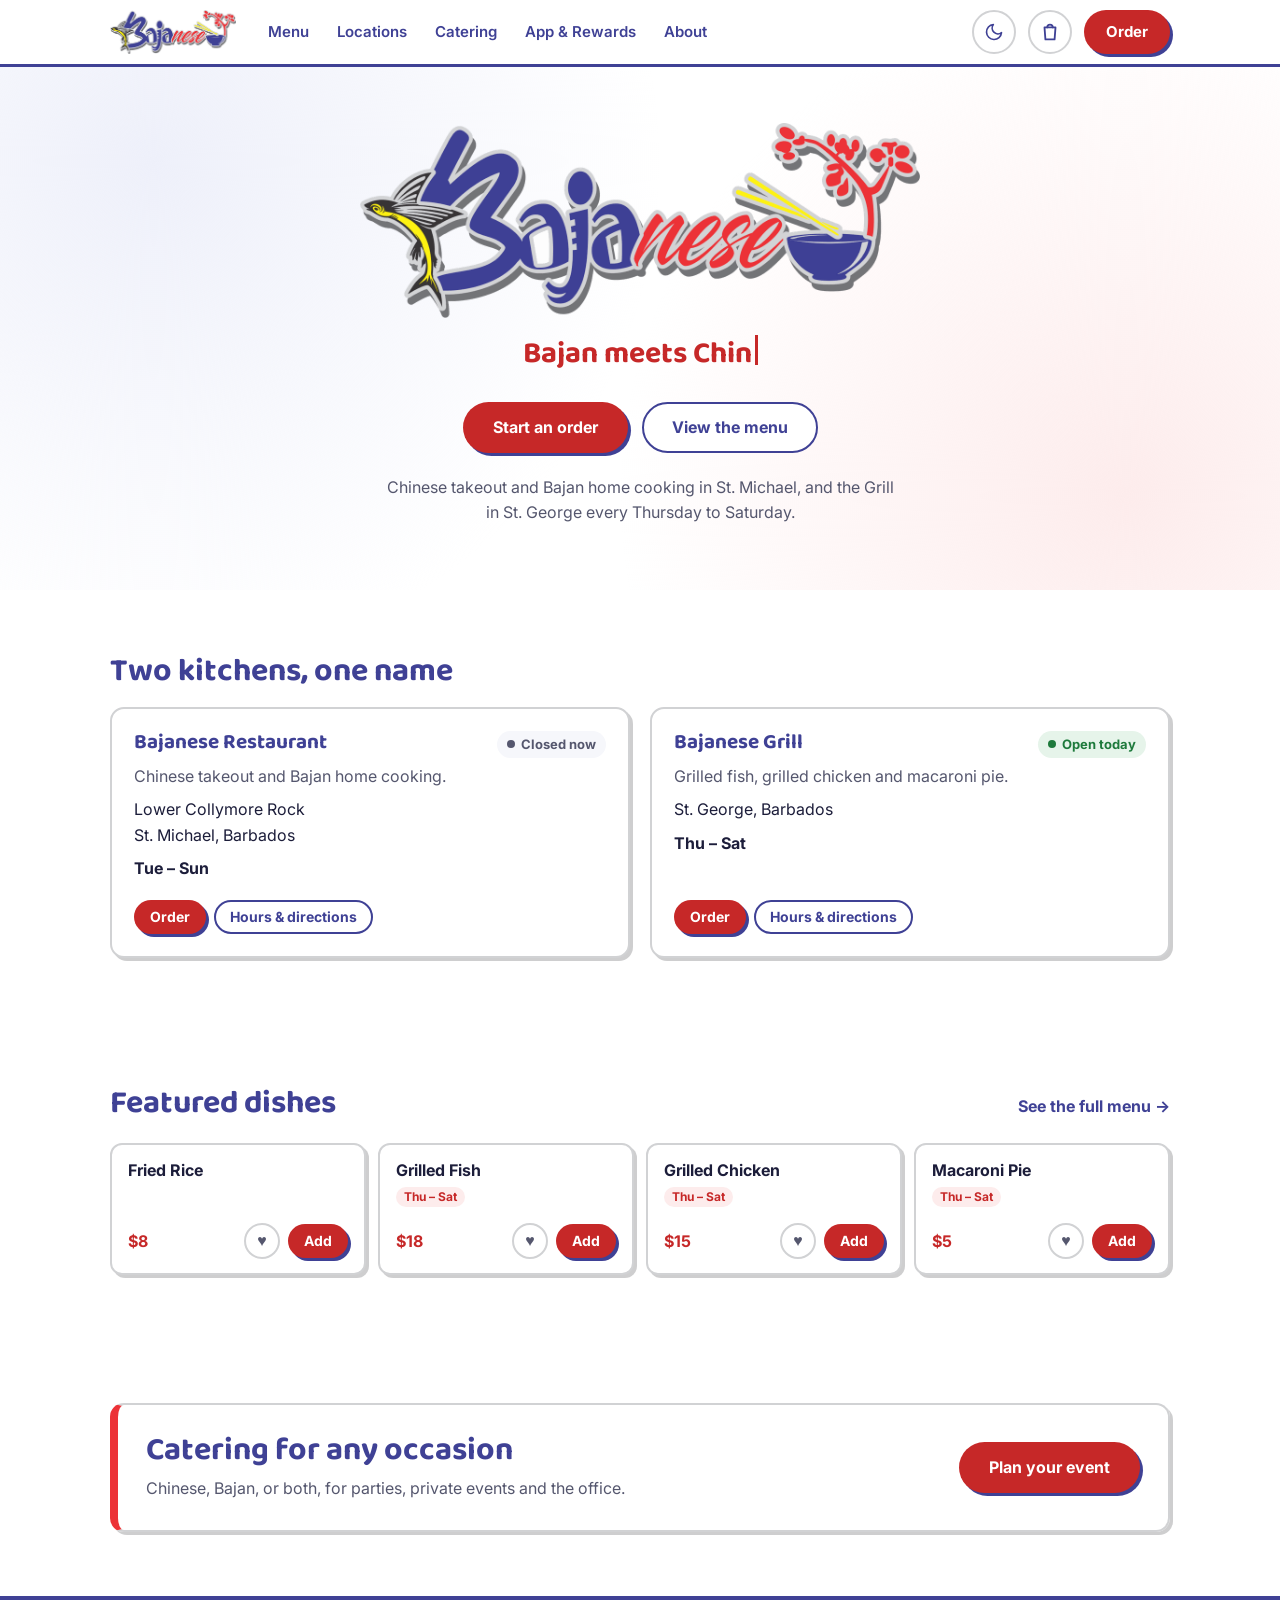
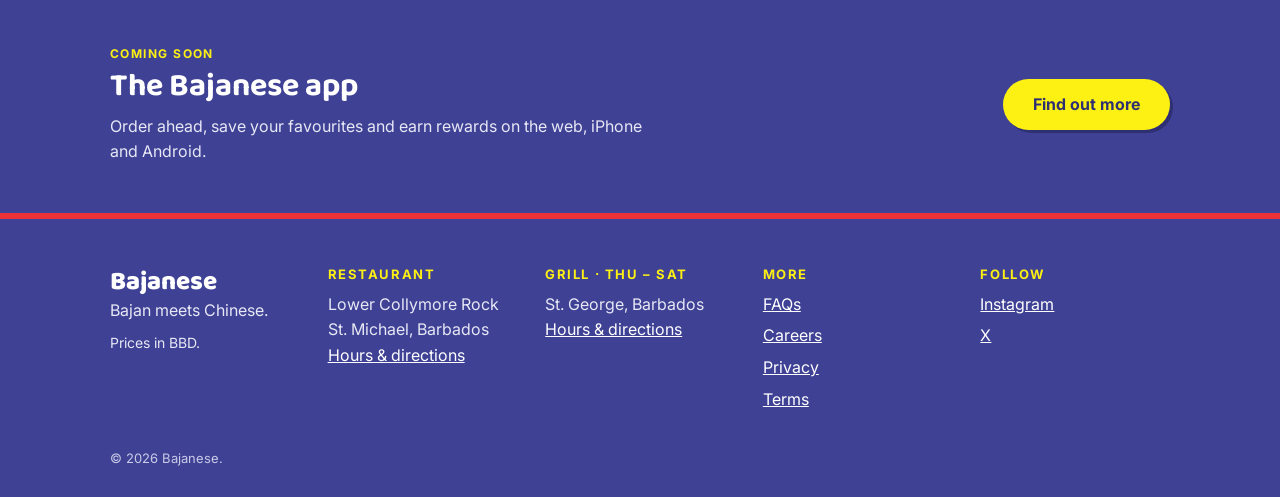
<file: index.html>
<!DOCTYPE html>
<html lang="en">
<head>
  <meta charset="UTF-8">
  <meta name="viewport" content="width=device-width, initial-scale=1.0">
  <title>Bajanese — Bajan &amp; Chinese Kitchen</title>
  <meta name="description" content="Bajanese: Chinese takeout and Bajan home cooking in Lower Collymore Rock, St. Michael, and the Bajanese Grill in St. George, Thursday to Saturday.">
  <link rel="canonical" href="https://bajanese.com/">
  <meta property="og:title" content="Bajanese — Bajan &amp; Chinese Kitchen">
  <meta property="og:description" content="Bajanese: Chinese takeout and Bajan home cooking in Lower Collymore Rock, St. Michael, and the Bajanese Grill in St. George, Thursday to Saturday.">
  <meta property="og:type" content="website">
  <meta property="og:url" content="https://bajanese.com/">
  <meta property="og:image" content="https://bajanese.com/og-image.png">
  <meta name="twitter:card" content="summary_large_image">
  <meta name="twitter:title" content="Bajanese — Bajan &amp; Chinese Kitchen">
  <meta name="twitter:description" content="Bajanese: Chinese takeout and Bajan home cooking in Lower Collymore Rock, St. Michael, and the Bajanese Grill in St. George, Thursday to Saturday.">
  <meta name="twitter:image" content="https://bajanese.com/og-image.png">
  <meta name="theme-color" content="#3f4195">
  <link rel="preconnect" href="https://fonts.googleapis.com">
  <link rel="preconnect" href="https://fonts.gstatic.com" crossorigin>
  <link href="https://fonts.googleapis.com/css2?family=Baloo+2:wght@600;700;800&family=Inter:wght@400;500;600;700&display=swap" rel="stylesheet">
  <script>try{var t=localStorage.getItem('bajanese.theme');if(t==='light'||t==='dark')document.documentElement.setAttribute('data-theme',t);}catch(e){}</script>
  <link rel="stylesheet" href="style.css">
  <link rel="icon" href="data:image/svg+xml,<svg xmlns='http://www.w3.org/2000/svg' viewBox='0 0 100 100'><text y='.9em' font-size='90'>🥢</text></svg>">
</head>
<body>

  <a href="#main-content" class="skip-link">Skip to content</a>

  <header class="site-header">
    <div class="header-inner">
      <a href="index.html" class="brand"><img src="logo-header.png" width="260" height="91" alt="Bajanese home"></a>
      <nav class="site-nav" aria-label="Primary">
        <a href="menu.html">Menu</a>
        <a href="locations.html">Locations</a>
        <a href="catering.html">Catering</a>
        <a href="app.html">App &amp; Rewards</a>
        <a href="about.html">About</a>
      </nav>
      <div class="header-actions">
        <a href="#" class="header-signin" data-site-link="accountUrl" hidden>Sign in</a>
        <button type="button" class="icon-btn theme-toggle" data-theme-toggle aria-pressed="false" aria-label="Dark mode" hidden><svg class="icon-moon" width="20" height="20" viewBox="0 0 24 24" fill="none" stroke="currentColor" stroke-width="2" stroke-linecap="round" stroke-linejoin="round" aria-hidden="true" focusable="false"><path d="M21 12.8A9 9 0 1 1 11.2 3a7 7 0 0 0 9.8 9.8z"/></svg><svg class="icon-sun" width="20" height="20" viewBox="0 0 24 24" fill="none" stroke="currentColor" stroke-width="2" stroke-linecap="round" stroke-linejoin="round" aria-hidden="true" focusable="false"><circle cx="12" cy="12" r="4"/><path d="M12 2v2M12 20v2M4.9 4.9l1.4 1.4M17.7 17.7l1.4 1.4M2 12h2M20 12h2M4.9 19.1l1.4-1.4M17.7 6.3l1.4-1.4"/></svg></button>
        <a href="order.html" class="icon-btn" data-cart-link aria-label="Your order, 0 items"><svg width="22" height="22" viewBox="0 0 24 24" fill="none" stroke="currentColor" stroke-width="2" stroke-linecap="round" stroke-linejoin="round" aria-hidden="true" focusable="false"><path d="M6 7h12l-1 13H7L6 7z"/><path d="M9 7a3 3 0 0 1 6 0"/></svg><span class="cart-count" data-cart-count hidden>0</span></a>
        <a href="menu.html" class="btn btn-order" data-order-link>Order</a>
      </div>
    </div>
  </header>

  <main id="main-content">

    <section class="hero">
      <div class="container">
        <h1 class="visually-hidden">Bajanese</h1>
        <img class="hero-logo" src="logo-hero.png" width="1200" height="418" alt="">
        <p class="hero-tagline"><span class="visually-hidden">Bajan meets Chinese.</span><span aria-hidden="true" data-typewriter="Bajan meets Chinese.">Bajan meets Chinese.</span></p>
        <div class="hero-actions">
          <a href="menu.html" class="btn btn-order btn-lg" data-order-link>Start an order</a>
          <a href="menu.html" class="btn btn-secondary btn-lg">View the menu</a>
        </div>
        <p class="hero-note">Chinese takeout and Bajan home cooking in St. Michael, and the Grill in St. George every Thursday to Saturday.</p>
      </div>
    </section>

    <section class="section reveal" aria-labelledby="kitchens-heading">
      <div class="container">
        <h2 id="kitchens-heading">Two kitchens, one name</h2>
        <div class="location-grid" data-locations="compact">
          <p>Restaurant: Lower Collymore Rock, St. Michael. Grill: St. George, Thursday to Saturday.</p>
        </div>
      </div>
    </section>

    <section class="section section-tint reveal" data-deals-section hidden aria-labelledby="deals-heading">
      <div class="container">
        <h2 id="deals-heading">Deals</h2>
        <div class="deal-grid" data-deals></div>
      </div>
    </section>

    <section class="section reveal" aria-labelledby="featured-heading">
      <div class="container">
        <div class="section-head">
          <h2 id="featured-heading">Featured dishes</h2>
          <a href="menu.html" class="text-link">See the full menu &rarr;</a>
        </div>
        <ul class="menu-items is-grid" data-featured></ul>
      </div>
    </section>

    <section class="section reveal" aria-labelledby="catering-heading">
      <div class="container">
        <div class="callout">
          <div>
            <h2 id="catering-heading">Catering for any occasion</h2>
            <p>Chinese, Bajan, or both, for parties, private events and the office.</p>
          </div>
          <a class="btn btn-order btn-lg" href="catering.html">Plan your event</a>
        </div>
      </div>
    </section>

    <section class="band-indigo reveal" aria-labelledby="app-heading">
      <div class="container band-inner">
        <div>
          <p class="eyebrow">Coming soon</p>
          <h2 id="app-heading">The Bajanese app</h2>
          <p>Order ahead, save your favourites and earn rewards on the web, iPhone and Android.</p>
        </div>
        <a class="btn btn-yellow btn-lg" href="app.html">Find out more</a>
      </div>
    </section>

  </main>

  <footer class="site-footer">
    <div class="footer-inner">
      <div>
        <p class="footer-brand">Bajanese</p>
        <p>Bajan meets Chinese.</p>
        <p class="footer-note">Prices in BBD.</p>
      </div>
      <div>
        <h2 class="footer-heading">Restaurant</h2>
        <p>Lower Collymore Rock<br>St. Michael, Barbados</p>
        <p><a href="locations.html#restaurant">Hours &amp; directions</a></p>
      </div>
      <div>
        <h2 class="footer-heading">Grill · Thu – Sat</h2>
        <p>St. George, Barbados</p>
        <p><a href="locations.html#grill">Hours &amp; directions</a></p>
      </div>
      <div>
        <h2 class="footer-heading">More</h2>
        <ul class="footer-links">
          <li><a href="faq.html">FAQs</a></li>
          <li><a href="careers.html">Careers</a></li>
          <li><a href="privacy.html">Privacy</a></li>
          <li><a href="terms.html">Terms</a></li>
        </ul>
      </div>
      <div>
        <h2 class="footer-heading">Follow</h2>
        <ul class="footer-links">
          <li><a href="https://instagram.com/bajanese.bb" data-site-link="instagram" target="_blank" rel="noopener">Instagram</a></li>
          <li hidden><a href="#" data-site-link="facebook" target="_blank" rel="noopener">Facebook</a></li>
          <li><a href="https://x.com/bajanese" data-site-link="x" target="_blank" rel="noopener">X</a></li>
        </ul>
      </div>
    </div>
    <p class="footer-copy">© 2026 Bajanese.</p>
  </footer>

  <script src="script.js"></script>
  <script src="cart.js"></script>
</body>
</html>
</file>
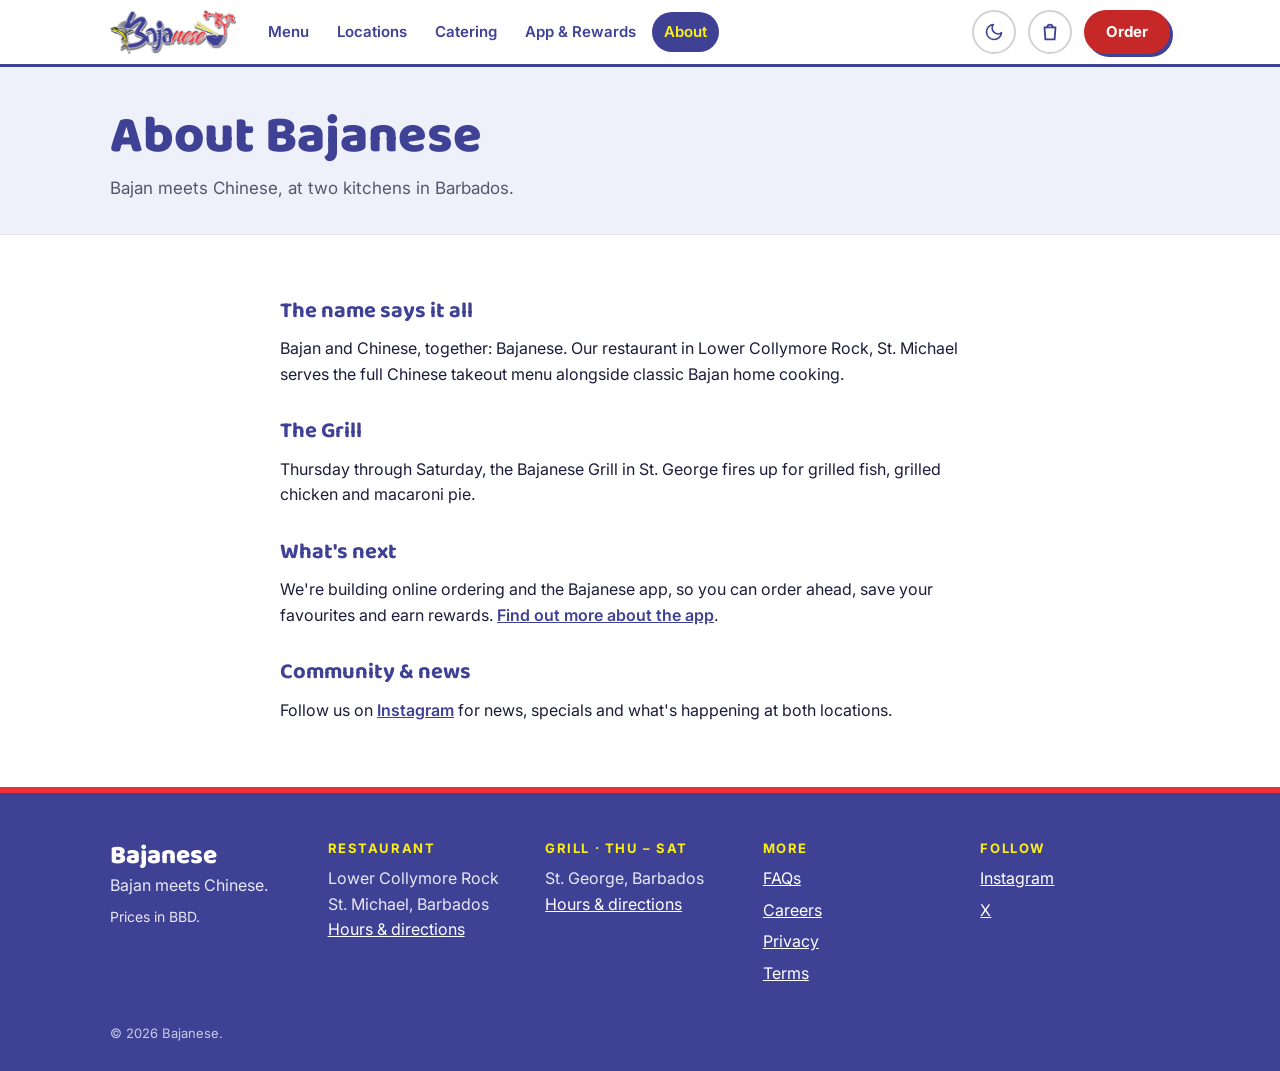
<file: about.html>
<!DOCTYPE html>
<html lang="en">
<head>
  <meta charset="UTF-8">
  <meta name="viewport" content="width=device-width, initial-scale=1.0">
  <title>About — Bajanese</title>
  <meta name="description" content="Bajanese brings Bajan and Chinese cooking together, at the Restaurant in St. Michael and the Grill in St. George.">
  <link rel="canonical" href="https://bajanese.com/about.html">
  <meta property="og:title" content="About — Bajanese">
  <meta property="og:description" content="Bajanese brings Bajan and Chinese cooking together, at the Restaurant in St. Michael and the Grill in St. George.">
  <meta property="og:type" content="website">
  <meta property="og:url" content="https://bajanese.com/about.html">
  <meta property="og:image" content="https://bajanese.com/og-image.png">
  <meta name="twitter:card" content="summary_large_image">
  <meta name="twitter:title" content="About — Bajanese">
  <meta name="twitter:description" content="Bajanese brings Bajan and Chinese cooking together, at the Restaurant in St. Michael and the Grill in St. George.">
  <meta name="twitter:image" content="https://bajanese.com/og-image.png">
  <meta name="theme-color" content="#3f4195">
  <link rel="preconnect" href="https://fonts.googleapis.com">
  <link rel="preconnect" href="https://fonts.gstatic.com" crossorigin>
  <link href="https://fonts.googleapis.com/css2?family=Baloo+2:wght@600;700;800&family=Inter:wght@400;500;600;700&display=swap" rel="stylesheet">
  <script>try{var t=localStorage.getItem('bajanese.theme');if(t==='light'||t==='dark')document.documentElement.setAttribute('data-theme',t);}catch(e){}</script>
  <link rel="stylesheet" href="style.css">
  <link rel="icon" href="data:image/svg+xml,<svg xmlns='http://www.w3.org/2000/svg' viewBox='0 0 100 100'><text y='.9em' font-size='90'>🥢</text></svg>">
</head>
<body>

  <a href="#main-content" class="skip-link">Skip to content</a>

  <header class="site-header">
    <div class="header-inner">
      <a href="index.html" class="brand"><img src="logo-header.png" width="260" height="91" alt="Bajanese home"></a>
      <nav class="site-nav" aria-label="Primary">
        <a href="menu.html">Menu</a>
        <a href="locations.html">Locations</a>
        <a href="catering.html">Catering</a>
        <a href="app.html">App &amp; Rewards</a>
        <a href="about.html" aria-current="page">About</a>
      </nav>
      <div class="header-actions">
        <a href="#" class="header-signin" data-site-link="accountUrl" hidden>Sign in</a>
        <button type="button" class="icon-btn theme-toggle" data-theme-toggle aria-pressed="false" aria-label="Dark mode" hidden><svg class="icon-moon" width="20" height="20" viewBox="0 0 24 24" fill="none" stroke="currentColor" stroke-width="2" stroke-linecap="round" stroke-linejoin="round" aria-hidden="true" focusable="false"><path d="M21 12.8A9 9 0 1 1 11.2 3a7 7 0 0 0 9.8 9.8z"/></svg><svg class="icon-sun" width="20" height="20" viewBox="0 0 24 24" fill="none" stroke="currentColor" stroke-width="2" stroke-linecap="round" stroke-linejoin="round" aria-hidden="true" focusable="false"><circle cx="12" cy="12" r="4"/><path d="M12 2v2M12 20v2M4.9 4.9l1.4 1.4M17.7 17.7l1.4 1.4M2 12h2M20 12h2M4.9 19.1l1.4-1.4M17.7 6.3l1.4-1.4"/></svg></button>
        <a href="order.html" class="icon-btn" data-cart-link aria-label="Your order, 0 items"><svg width="22" height="22" viewBox="0 0 24 24" fill="none" stroke="currentColor" stroke-width="2" stroke-linecap="round" stroke-linejoin="round" aria-hidden="true" focusable="false"><path d="M6 7h12l-1 13H7L6 7z"/><path d="M9 7a3 3 0 0 1 6 0"/></svg><span class="cart-count" data-cart-count hidden>0</span></a>
        <a href="menu.html" class="btn btn-order" data-order-link>Order</a>
      </div>
    </div>
  </header>

  <main id="main-content">
    <div class="page-head">
      <div class="container">
        <h1>About Bajanese</h1>
        <p>Bajan meets Chinese, at two kitchens in Barbados.</p>
      </div>
    </div>

    <div class="container narrow section-sm prose">
      <h2>The name says it all</h2>
      <p>Bajan and Chinese, together: Bajanese. Our restaurant in Lower Collymore Rock, St. Michael serves the full Chinese takeout menu alongside classic Bajan home cooking.</p>

      <h2>The Grill</h2>
      <p>Thursday through Saturday, the Bajanese Grill in St. George fires up for grilled fish, grilled chicken and macaroni pie.</p>

      <h2>What's next</h2>
      <p>We're building online ordering and the Bajanese app, so you can order ahead, save your favourites and earn rewards. <a href="app.html">Find out more about the app</a>.</p>

      <h2>Community &amp; news</h2>
      <p>Follow us on <a href="https://instagram.com/bajanese.bb" data-site-link="instagram" target="_blank" rel="noopener">Instagram</a> for news, specials and what's happening at both locations.</p>
    </div>
  </main>

  <footer class="site-footer">
    <div class="footer-inner">
      <div>
        <p class="footer-brand">Bajanese</p>
        <p>Bajan meets Chinese.</p>
        <p class="footer-note">Prices in BBD.</p>
      </div>
      <div>
        <h2 class="footer-heading">Restaurant</h2>
        <p>Lower Collymore Rock<br>St. Michael, Barbados</p>
        <p><a href="locations.html#restaurant">Hours &amp; directions</a></p>
      </div>
      <div>
        <h2 class="footer-heading">Grill · Thu – Sat</h2>
        <p>St. George, Barbados</p>
        <p><a href="locations.html#grill">Hours &amp; directions</a></p>
      </div>
      <div>
        <h2 class="footer-heading">More</h2>
        <ul class="footer-links">
          <li><a href="faq.html">FAQs</a></li>
          <li><a href="careers.html">Careers</a></li>
          <li><a href="privacy.html">Privacy</a></li>
          <li><a href="terms.html">Terms</a></li>
        </ul>
      </div>
      <div>
        <h2 class="footer-heading">Follow</h2>
        <ul class="footer-links">
          <li><a href="https://instagram.com/bajanese.bb" data-site-link="instagram" target="_blank" rel="noopener">Instagram</a></li>
          <li hidden><a href="#" data-site-link="facebook" target="_blank" rel="noopener">Facebook</a></li>
          <li><a href="https://x.com/bajanese" data-site-link="x" target="_blank" rel="noopener">X</a></li>
        </ul>
      </div>
    </div>
    <p class="footer-copy">© 2026 Bajanese.</p>
  </footer>

  <script src="script.js"></script>
  <script src="cart.js"></script>
</body>
</html>
</file>
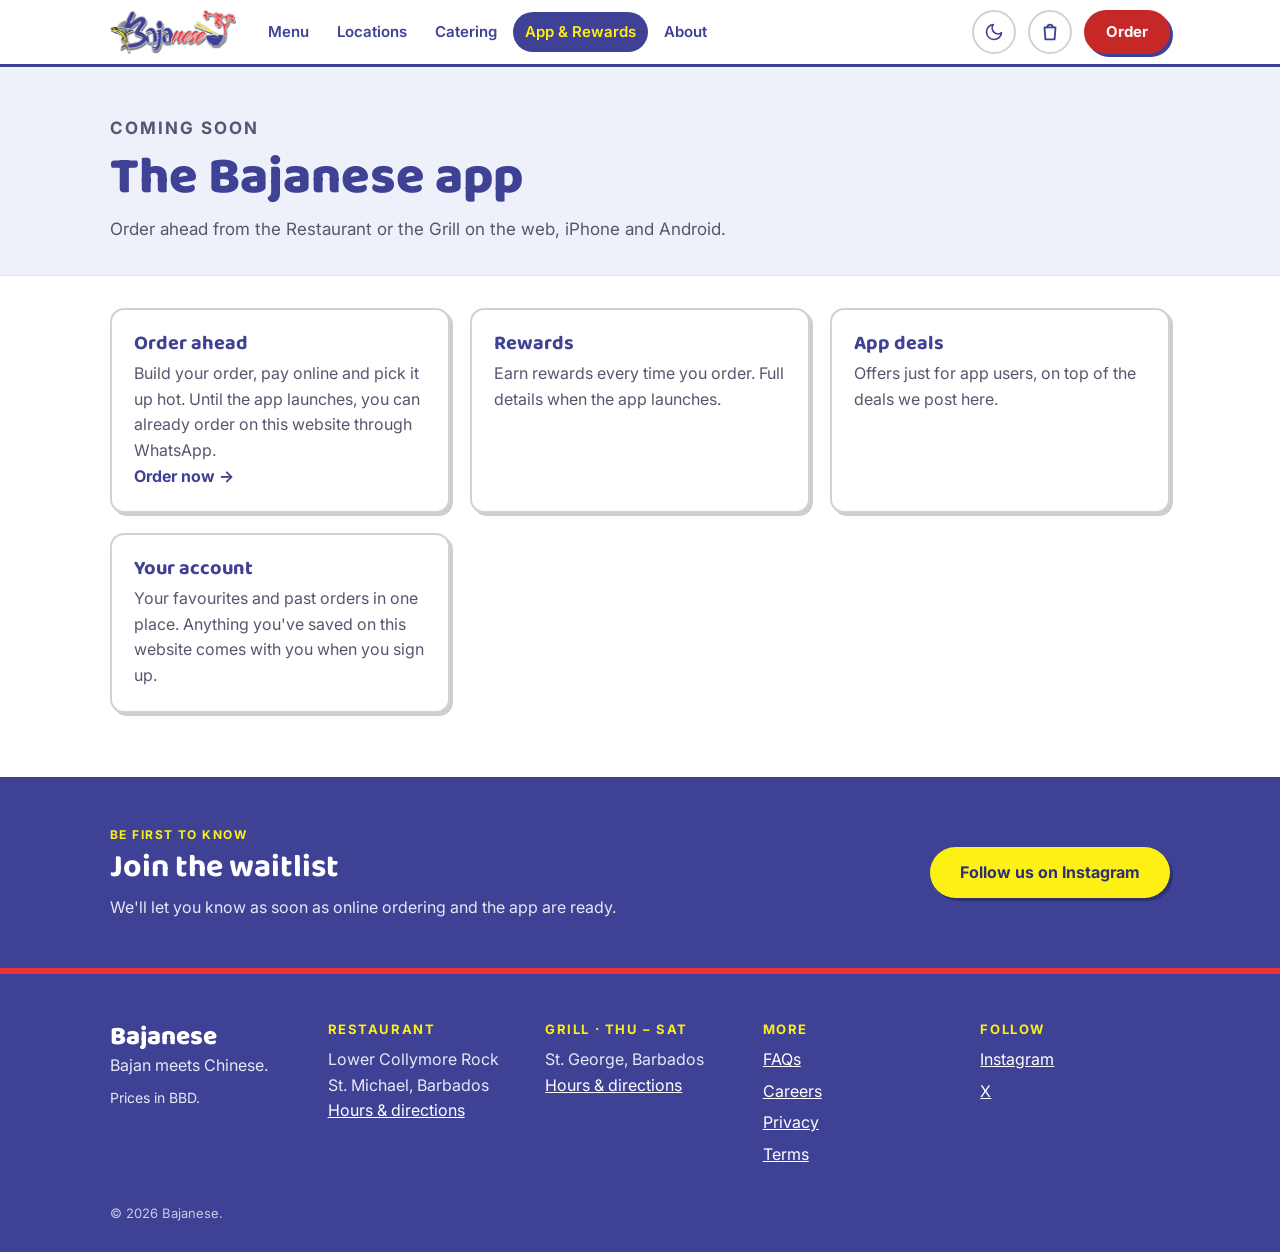
<file: app.html>
<!DOCTYPE html>
<html lang="en">
<head>
  <meta charset="UTF-8">
  <meta name="viewport" content="width=device-width, initial-scale=1.0">
  <title>App &amp; Rewards — Bajanese</title>
  <meta name="description" content="The Bajanese app is coming: order ahead from the Restaurant or the Grill, save favourites, get app deals and earn rewards.">
  <link rel="canonical" href="https://bajanese.com/app.html">
  <meta property="og:title" content="App &amp; Rewards — Bajanese">
  <meta property="og:description" content="The Bajanese app is coming: order ahead from the Restaurant or the Grill, save favourites, get app deals and earn rewards.">
  <meta property="og:type" content="website">
  <meta property="og:url" content="https://bajanese.com/app.html">
  <meta property="og:image" content="https://bajanese.com/og-image.png">
  <meta name="twitter:card" content="summary_large_image">
  <meta name="twitter:title" content="App &amp; Rewards — Bajanese">
  <meta name="twitter:description" content="The Bajanese app is coming: order ahead from the Restaurant or the Grill, save favourites, get app deals and earn rewards.">
  <meta name="twitter:image" content="https://bajanese.com/og-image.png">
  <meta name="theme-color" content="#3f4195">
  <link rel="preconnect" href="https://fonts.googleapis.com">
  <link rel="preconnect" href="https://fonts.gstatic.com" crossorigin>
  <link href="https://fonts.googleapis.com/css2?family=Baloo+2:wght@600;700;800&family=Inter:wght@400;500;600;700&display=swap" rel="stylesheet">
  <script>try{var t=localStorage.getItem('bajanese.theme');if(t==='light'||t==='dark')document.documentElement.setAttribute('data-theme',t);}catch(e){}</script>
  <link rel="stylesheet" href="style.css">
  <link rel="icon" href="data:image/svg+xml,<svg xmlns='http://www.w3.org/2000/svg' viewBox='0 0 100 100'><text y='.9em' font-size='90'>🥢</text></svg>">
</head>
<body>

  <a href="#main-content" class="skip-link">Skip to content</a>

  <header class="site-header">
    <div class="header-inner">
      <a href="index.html" class="brand"><img src="logo-header.png" width="260" height="91" alt="Bajanese home"></a>
      <nav class="site-nav" aria-label="Primary">
        <a href="menu.html">Menu</a>
        <a href="locations.html">Locations</a>
        <a href="catering.html">Catering</a>
        <a href="app.html" aria-current="page">App &amp; Rewards</a>
        <a href="about.html">About</a>
      </nav>
      <div class="header-actions">
        <a href="#" class="header-signin" data-site-link="accountUrl" hidden>Sign in</a>
        <button type="button" class="icon-btn theme-toggle" data-theme-toggle aria-pressed="false" aria-label="Dark mode" hidden><svg class="icon-moon" width="20" height="20" viewBox="0 0 24 24" fill="none" stroke="currentColor" stroke-width="2" stroke-linecap="round" stroke-linejoin="round" aria-hidden="true" focusable="false"><path d="M21 12.8A9 9 0 1 1 11.2 3a7 7 0 0 0 9.8 9.8z"/></svg><svg class="icon-sun" width="20" height="20" viewBox="0 0 24 24" fill="none" stroke="currentColor" stroke-width="2" stroke-linecap="round" stroke-linejoin="round" aria-hidden="true" focusable="false"><circle cx="12" cy="12" r="4"/><path d="M12 2v2M12 20v2M4.9 4.9l1.4 1.4M17.7 17.7l1.4 1.4M2 12h2M20 12h2M4.9 19.1l1.4-1.4M17.7 6.3l1.4-1.4"/></svg></button>
        <a href="order.html" class="icon-btn" data-cart-link aria-label="Your order, 0 items"><svg width="22" height="22" viewBox="0 0 24 24" fill="none" stroke="currentColor" stroke-width="2" stroke-linecap="round" stroke-linejoin="round" aria-hidden="true" focusable="false"><path d="M6 7h12l-1 13H7L6 7z"/><path d="M9 7a3 3 0 0 1 6 0"/></svg><span class="cart-count" data-cart-count hidden>0</span></a>
        <a href="menu.html" class="btn btn-order" data-order-link>Order</a>
      </div>
    </div>
  </header>

  <main id="main-content">
    <div class="page-head">
      <div class="container">
        <p class="eyebrow">Coming soon</p>
        <h1>The Bajanese app</h1>
        <p>Order ahead from the Restaurant or the Grill on the web, iPhone and Android.</p>
      </div>
    </div>

    <div class="container section-sm">
      <div class="feature-grid">
        <article class="feature-card">
          <h2>Order ahead</h2>
          <p>Build your order, pay online and pick it up hot. Until the app launches, you can already order on this website through WhatsApp.</p>
          <p><a class="text-link" href="menu.html" data-order-link>Order now &rarr;</a></p>
        </article>
        <article class="feature-card">
          <h2>Rewards</h2>
          <p>Earn rewards every time you order. Full details when the app launches.</p>
        </article>
        <article class="feature-card">
          <h2>App deals</h2>
          <p>Offers just for app users, on top of the deals we post here.</p>
        </article>
        <article class="feature-card">
          <h2>Your account</h2>
          <p>Your favourites and past orders in one place. Anything you've saved on this website comes with you when you sign up.</p>
        </article>
      </div>
    </div>

    <section class="section section-tint" data-deals-section hidden aria-labelledby="deals-heading">
      <div class="container">
        <h2 id="deals-heading">Current deals</h2>
        <div class="deal-grid" data-deals></div>
      </div>
    </section>

    <section class="band-indigo" aria-labelledby="waitlist-heading">
      <div class="container band-inner">
        <div>
          <p class="eyebrow">Be first to know</p>
          <h2 id="waitlist-heading">Join the waitlist</h2>
          <p>We'll let you know as soon as online ordering and the app are ready.</p>
        </div>
        <div class="band-actions">
          <a class="btn btn-yellow btn-lg" href="https://instagram.com/bajanese.bb" data-site-link="waitlistFormUrl" data-fallback="instagram" data-fallback-text="Follow us on Instagram" target="_blank" rel="noopener">Get notified</a>
          <a class="btn btn-yellow btn-lg" href="#" data-site-link="iosUrl" hidden>Download on the App Store</a>
          <a class="btn btn-yellow btn-lg" href="#" data-site-link="androidUrl" hidden>Get it on Google Play</a>
        </div>
      </div>
    </section>
  </main>

  <footer class="site-footer">
    <div class="footer-inner">
      <div>
        <p class="footer-brand">Bajanese</p>
        <p>Bajan meets Chinese.</p>
        <p class="footer-note">Prices in BBD.</p>
      </div>
      <div>
        <h2 class="footer-heading">Restaurant</h2>
        <p>Lower Collymore Rock<br>St. Michael, Barbados</p>
        <p><a href="locations.html#restaurant">Hours &amp; directions</a></p>
      </div>
      <div>
        <h2 class="footer-heading">Grill · Thu – Sat</h2>
        <p>St. George, Barbados</p>
        <p><a href="locations.html#grill">Hours &amp; directions</a></p>
      </div>
      <div>
        <h2 class="footer-heading">More</h2>
        <ul class="footer-links">
          <li><a href="faq.html">FAQs</a></li>
          <li><a href="careers.html">Careers</a></li>
          <li><a href="privacy.html">Privacy</a></li>
          <li><a href="terms.html">Terms</a></li>
        </ul>
      </div>
      <div>
        <h2 class="footer-heading">Follow</h2>
        <ul class="footer-links">
          <li><a href="https://instagram.com/bajanese.bb" data-site-link="instagram" target="_blank" rel="noopener">Instagram</a></li>
          <li hidden><a href="#" data-site-link="facebook" target="_blank" rel="noopener">Facebook</a></li>
          <li><a href="https://x.com/bajanese" data-site-link="x" target="_blank" rel="noopener">X</a></li>
        </ul>
      </div>
    </div>
    <p class="footer-copy">© 2026 Bajanese.</p>
  </footer>

  <script src="script.js"></script>
  <script src="cart.js"></script>
</body>
</html>
</file>
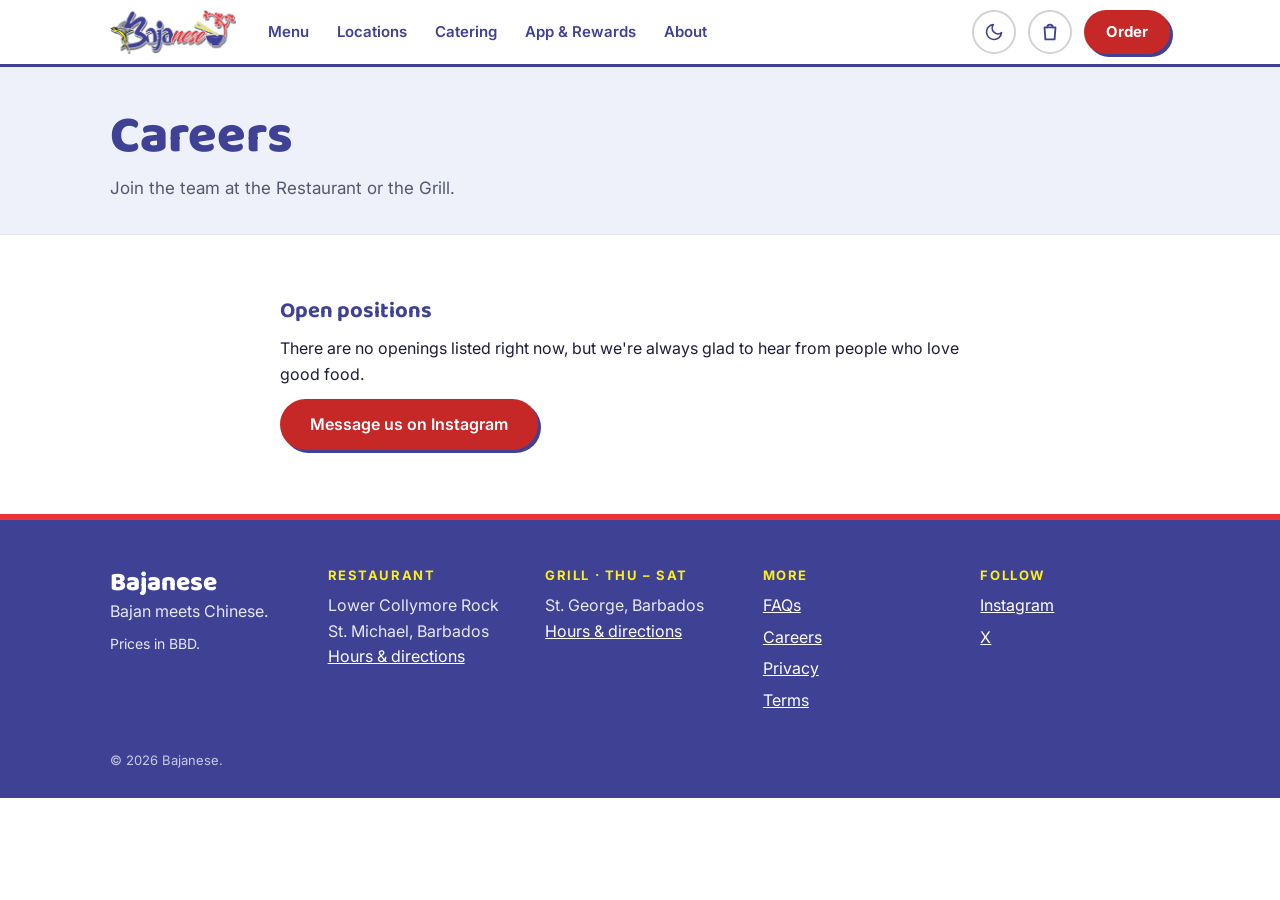
<file: careers.html>
<!DOCTYPE html>
<html lang="en">
<head>
  <meta charset="UTF-8">
  <meta name="viewport" content="width=device-width, initial-scale=1.0">
  <title>Careers — Bajanese</title>
  <meta name="description" content="Work at Bajanese, at the Restaurant in St. Michael or the Grill in St. George.">
  <link rel="canonical" href="https://bajanese.com/careers.html">
  <meta property="og:title" content="Careers — Bajanese">
  <meta property="og:description" content="Work at Bajanese, at the Restaurant in St. Michael or the Grill in St. George.">
  <meta property="og:type" content="website">
  <meta property="og:url" content="https://bajanese.com/careers.html">
  <meta property="og:image" content="https://bajanese.com/og-image.png">
  <meta name="twitter:card" content="summary_large_image">
  <meta name="twitter:title" content="Careers — Bajanese">
  <meta name="twitter:description" content="Work at Bajanese, at the Restaurant in St. Michael or the Grill in St. George.">
  <meta name="twitter:image" content="https://bajanese.com/og-image.png">
  <meta name="theme-color" content="#3f4195">
  <link rel="preconnect" href="https://fonts.googleapis.com">
  <link rel="preconnect" href="https://fonts.gstatic.com" crossorigin>
  <link href="https://fonts.googleapis.com/css2?family=Baloo+2:wght@600;700;800&family=Inter:wght@400;500;600;700&display=swap" rel="stylesheet">
  <script>try{var t=localStorage.getItem('bajanese.theme');if(t==='light'||t==='dark')document.documentElement.setAttribute('data-theme',t);}catch(e){}</script>
  <link rel="stylesheet" href="style.css">
  <link rel="icon" href="data:image/svg+xml,<svg xmlns='http://www.w3.org/2000/svg' viewBox='0 0 100 100'><text y='.9em' font-size='90'>🥢</text></svg>">
</head>
<body>

  <a href="#main-content" class="skip-link">Skip to content</a>

  <header class="site-header">
    <div class="header-inner">
      <a href="index.html" class="brand"><img src="logo-header.png" width="260" height="91" alt="Bajanese home"></a>
      <nav class="site-nav" aria-label="Primary">
        <a href="menu.html">Menu</a>
        <a href="locations.html">Locations</a>
        <a href="catering.html">Catering</a>
        <a href="app.html">App &amp; Rewards</a>
        <a href="about.html">About</a>
      </nav>
      <div class="header-actions">
        <a href="#" class="header-signin" data-site-link="accountUrl" hidden>Sign in</a>
        <button type="button" class="icon-btn theme-toggle" data-theme-toggle aria-pressed="false" aria-label="Dark mode" hidden><svg class="icon-moon" width="20" height="20" viewBox="0 0 24 24" fill="none" stroke="currentColor" stroke-width="2" stroke-linecap="round" stroke-linejoin="round" aria-hidden="true" focusable="false"><path d="M21 12.8A9 9 0 1 1 11.2 3a7 7 0 0 0 9.8 9.8z"/></svg><svg class="icon-sun" width="20" height="20" viewBox="0 0 24 24" fill="none" stroke="currentColor" stroke-width="2" stroke-linecap="round" stroke-linejoin="round" aria-hidden="true" focusable="false"><circle cx="12" cy="12" r="4"/><path d="M12 2v2M12 20v2M4.9 4.9l1.4 1.4M17.7 17.7l1.4 1.4M2 12h2M20 12h2M4.9 19.1l1.4-1.4M17.7 6.3l1.4-1.4"/></svg></button>
        <a href="order.html" class="icon-btn" data-cart-link aria-label="Your order, 0 items"><svg width="22" height="22" viewBox="0 0 24 24" fill="none" stroke="currentColor" stroke-width="2" stroke-linecap="round" stroke-linejoin="round" aria-hidden="true" focusable="false"><path d="M6 7h12l-1 13H7L6 7z"/><path d="M9 7a3 3 0 0 1 6 0"/></svg><span class="cart-count" data-cart-count hidden>0</span></a>
        <a href="menu.html" class="btn btn-order" data-order-link>Order</a>
      </div>
    </div>
  </header>

  <main id="main-content">
    <div class="page-head">
      <div class="container">
        <h1>Careers</h1>
        <p>Join the team at the Restaurant or the Grill.</p>
      </div>
    </div>

    <div class="container narrow section-sm prose">
      <h2>Open positions</h2>
      <!-- To list an opening, add an <h3> with the role and a short <p> description here. -->
      <p>There are no openings listed right now, but we're always glad to hear from people who love good food.</p>
      <p><a class="btn btn-order btn-lg" href="https://instagram.com/bajanese.bb" data-site-link="careersFormUrl" data-fallback="instagram" data-fallback-text="Message us on Instagram" target="_blank" rel="noopener">Apply now</a></p>
    </div>
  </main>

  <footer class="site-footer">
    <div class="footer-inner">
      <div>
        <p class="footer-brand">Bajanese</p>
        <p>Bajan meets Chinese.</p>
        <p class="footer-note">Prices in BBD.</p>
      </div>
      <div>
        <h2 class="footer-heading">Restaurant</h2>
        <p>Lower Collymore Rock<br>St. Michael, Barbados</p>
        <p><a href="locations.html#restaurant">Hours &amp; directions</a></p>
      </div>
      <div>
        <h2 class="footer-heading">Grill · Thu – Sat</h2>
        <p>St. George, Barbados</p>
        <p><a href="locations.html#grill">Hours &amp; directions</a></p>
      </div>
      <div>
        <h2 class="footer-heading">More</h2>
        <ul class="footer-links">
          <li><a href="faq.html">FAQs</a></li>
          <li><a href="careers.html">Careers</a></li>
          <li><a href="privacy.html">Privacy</a></li>
          <li><a href="terms.html">Terms</a></li>
        </ul>
      </div>
      <div>
        <h2 class="footer-heading">Follow</h2>
        <ul class="footer-links">
          <li><a href="https://instagram.com/bajanese.bb" data-site-link="instagram" target="_blank" rel="noopener">Instagram</a></li>
          <li hidden><a href="#" data-site-link="facebook" target="_blank" rel="noopener">Facebook</a></li>
          <li><a href="https://x.com/bajanese" data-site-link="x" target="_blank" rel="noopener">X</a></li>
        </ul>
      </div>
    </div>
    <p class="footer-copy">© 2026 Bajanese.</p>
  </footer>

  <script src="script.js"></script>
  <script src="cart.js"></script>
</body>
</html>
</file>
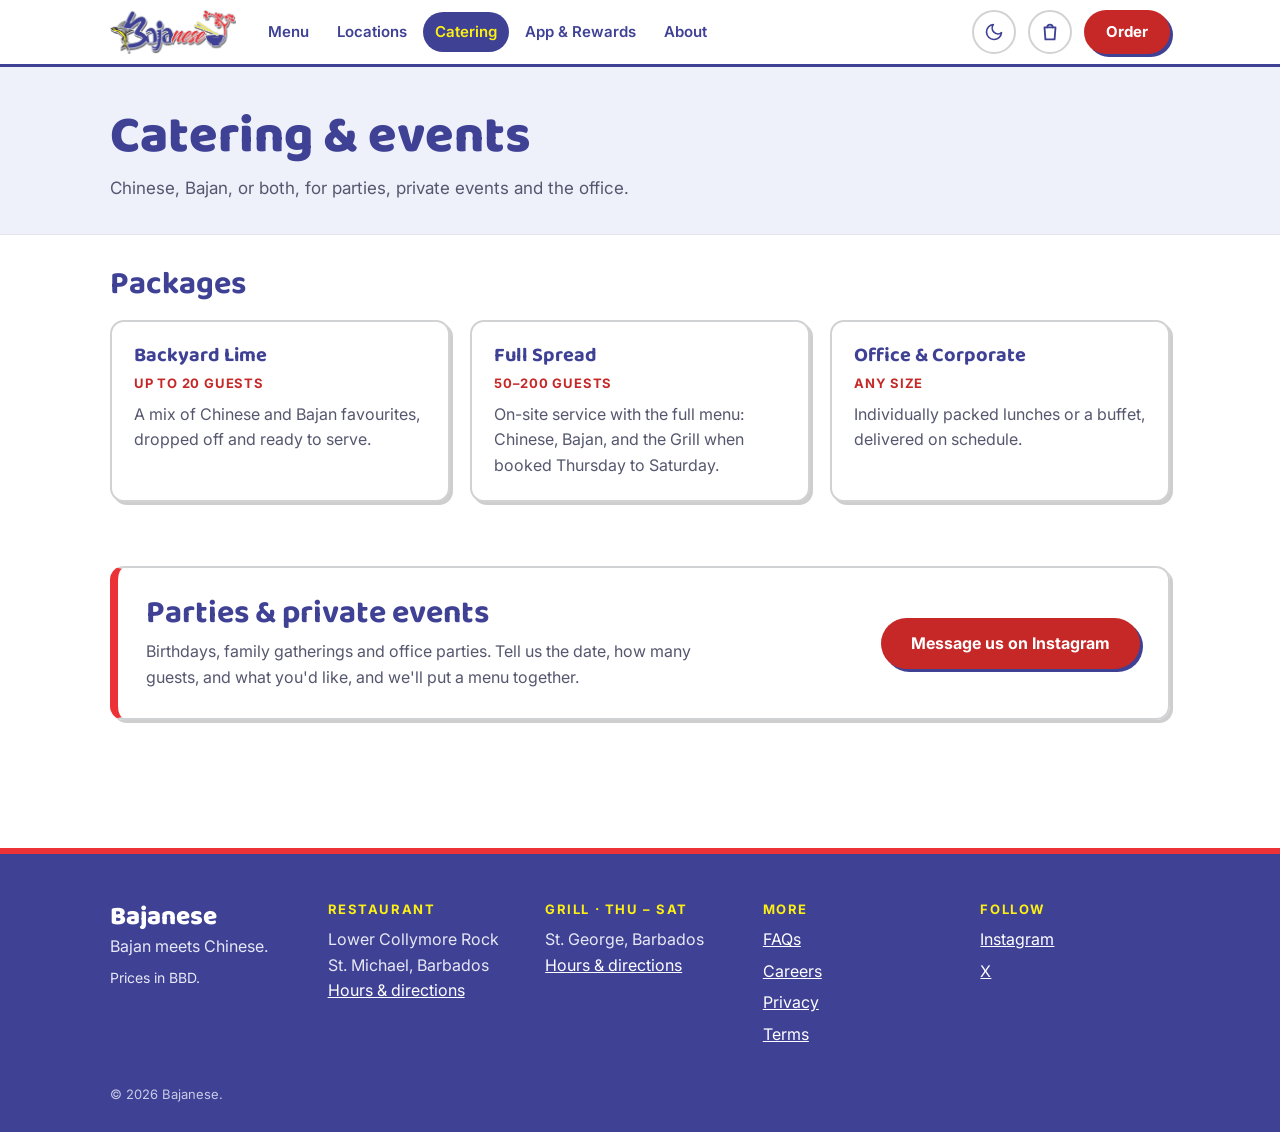
<file: catering.html>
<!DOCTYPE html>
<html lang="en">
<head>
  <meta charset="UTF-8">
  <meta name="viewport" content="width=device-width, initial-scale=1.0">
  <title>Catering &amp; Events — Bajanese</title>
  <meta name="description" content="Bajanese catering for parties, private events and the office: Chinese, Bajan, or both.">
  <link rel="canonical" href="https://bajanese.com/catering.html">
  <meta property="og:title" content="Catering &amp; Events — Bajanese">
  <meta property="og:description" content="Bajanese catering for parties, private events and the office: Chinese, Bajan, or both.">
  <meta property="og:type" content="website">
  <meta property="og:url" content="https://bajanese.com/catering.html">
  <meta property="og:image" content="https://bajanese.com/og-image.png">
  <meta name="twitter:card" content="summary_large_image">
  <meta name="twitter:title" content="Catering &amp; Events — Bajanese">
  <meta name="twitter:description" content="Bajanese catering for parties, private events and the office: Chinese, Bajan, or both.">
  <meta name="twitter:image" content="https://bajanese.com/og-image.png">
  <meta name="theme-color" content="#3f4195">
  <link rel="preconnect" href="https://fonts.googleapis.com">
  <link rel="preconnect" href="https://fonts.gstatic.com" crossorigin>
  <link href="https://fonts.googleapis.com/css2?family=Baloo+2:wght@600;700;800&family=Inter:wght@400;500;600;700&display=swap" rel="stylesheet">
  <script>try{var t=localStorage.getItem('bajanese.theme');if(t==='light'||t==='dark')document.documentElement.setAttribute('data-theme',t);}catch(e){}</script>
  <link rel="stylesheet" href="style.css">
  <link rel="icon" href="data:image/svg+xml,<svg xmlns='http://www.w3.org/2000/svg' viewBox='0 0 100 100'><text y='.9em' font-size='90'>🥢</text></svg>">
</head>
<body>

  <a href="#main-content" class="skip-link">Skip to content</a>

  <header class="site-header">
    <div class="header-inner">
      <a href="index.html" class="brand"><img src="logo-header.png" width="260" height="91" alt="Bajanese home"></a>
      <nav class="site-nav" aria-label="Primary">
        <a href="menu.html">Menu</a>
        <a href="locations.html">Locations</a>
        <a href="catering.html" aria-current="page">Catering</a>
        <a href="app.html">App &amp; Rewards</a>
        <a href="about.html">About</a>
      </nav>
      <div class="header-actions">
        <a href="#" class="header-signin" data-site-link="accountUrl" hidden>Sign in</a>
        <button type="button" class="icon-btn theme-toggle" data-theme-toggle aria-pressed="false" aria-label="Dark mode" hidden><svg class="icon-moon" width="20" height="20" viewBox="0 0 24 24" fill="none" stroke="currentColor" stroke-width="2" stroke-linecap="round" stroke-linejoin="round" aria-hidden="true" focusable="false"><path d="M21 12.8A9 9 0 1 1 11.2 3a7 7 0 0 0 9.8 9.8z"/></svg><svg class="icon-sun" width="20" height="20" viewBox="0 0 24 24" fill="none" stroke="currentColor" stroke-width="2" stroke-linecap="round" stroke-linejoin="round" aria-hidden="true" focusable="false"><circle cx="12" cy="12" r="4"/><path d="M12 2v2M12 20v2M4.9 4.9l1.4 1.4M17.7 17.7l1.4 1.4M2 12h2M20 12h2M4.9 19.1l1.4-1.4M17.7 6.3l1.4-1.4"/></svg></button>
        <a href="order.html" class="icon-btn" data-cart-link aria-label="Your order, 0 items"><svg width="22" height="22" viewBox="0 0 24 24" fill="none" stroke="currentColor" stroke-width="2" stroke-linecap="round" stroke-linejoin="round" aria-hidden="true" focusable="false"><path d="M6 7h12l-1 13H7L6 7z"/><path d="M9 7a3 3 0 0 1 6 0"/></svg><span class="cart-count" data-cart-count hidden>0</span></a>
        <a href="menu.html" class="btn btn-order" data-order-link>Order</a>
      </div>
    </div>
  </header>

  <main id="main-content">
    <div class="page-head">
      <div class="container">
        <h1>Catering &amp; events</h1>
        <p>Chinese, Bajan, or both, for parties, private events and the office.</p>
      </div>
    </div>

    <div class="container section-sm">
      <h2>Packages</h2>
      <div class="card-grid">
        <article class="card">
          <h3>Backyard Lime</h3>
          <p class="card-meta">Up to 20 guests</p>
          <p>A mix of Chinese and Bajan favourites, dropped off and ready to serve.</p>
        </article>
        <article class="card">
          <h3>Full Spread</h3>
          <p class="card-meta">50–200 guests</p>
          <p>On-site service with the full menu: Chinese, Bajan, and the Grill when booked Thursday to Saturday.</p>
        </article>
        <article class="card">
          <h3>Office &amp; Corporate</h3>
          <p class="card-meta">Any size</p>
          <p>Individually packed lunches or a buffet, delivered on schedule.</p>
        </article>
      </div>

      <section class="section" aria-labelledby="events-heading">
        <div class="callout">
          <div>
            <h2 id="events-heading">Parties &amp; private events</h2>
            <p>Birthdays, family gatherings and office parties. Tell us the date, how many guests, and what you'd like, and we'll put a menu together.</p>
          </div>
          <a class="btn btn-order btn-lg" href="https://instagram.com/bajanese.bb" data-site-link="cateringFormUrl" data-fallback="instagram" data-fallback-text="Message us on Instagram" target="_blank" rel="noopener">Request a quote</a>
        </div>
      </section>
    </div>
  </main>

  <footer class="site-footer">
    <div class="footer-inner">
      <div>
        <p class="footer-brand">Bajanese</p>
        <p>Bajan meets Chinese.</p>
        <p class="footer-note">Prices in BBD.</p>
      </div>
      <div>
        <h2 class="footer-heading">Restaurant</h2>
        <p>Lower Collymore Rock<br>St. Michael, Barbados</p>
        <p><a href="locations.html#restaurant">Hours &amp; directions</a></p>
      </div>
      <div>
        <h2 class="footer-heading">Grill · Thu – Sat</h2>
        <p>St. George, Barbados</p>
        <p><a href="locations.html#grill">Hours &amp; directions</a></p>
      </div>
      <div>
        <h2 class="footer-heading">More</h2>
        <ul class="footer-links">
          <li><a href="faq.html">FAQs</a></li>
          <li><a href="careers.html">Careers</a></li>
          <li><a href="privacy.html">Privacy</a></li>
          <li><a href="terms.html">Terms</a></li>
        </ul>
      </div>
      <div>
        <h2 class="footer-heading">Follow</h2>
        <ul class="footer-links">
          <li><a href="https://instagram.com/bajanese.bb" data-site-link="instagram" target="_blank" rel="noopener">Instagram</a></li>
          <li hidden><a href="#" data-site-link="facebook" target="_blank" rel="noopener">Facebook</a></li>
          <li><a href="https://x.com/bajanese" data-site-link="x" target="_blank" rel="noopener">X</a></li>
        </ul>
      </div>
    </div>
    <p class="footer-copy">© 2026 Bajanese.</p>
  </footer>

  <script src="script.js"></script>
  <script src="cart.js"></script>
</body>
</html>
</file>
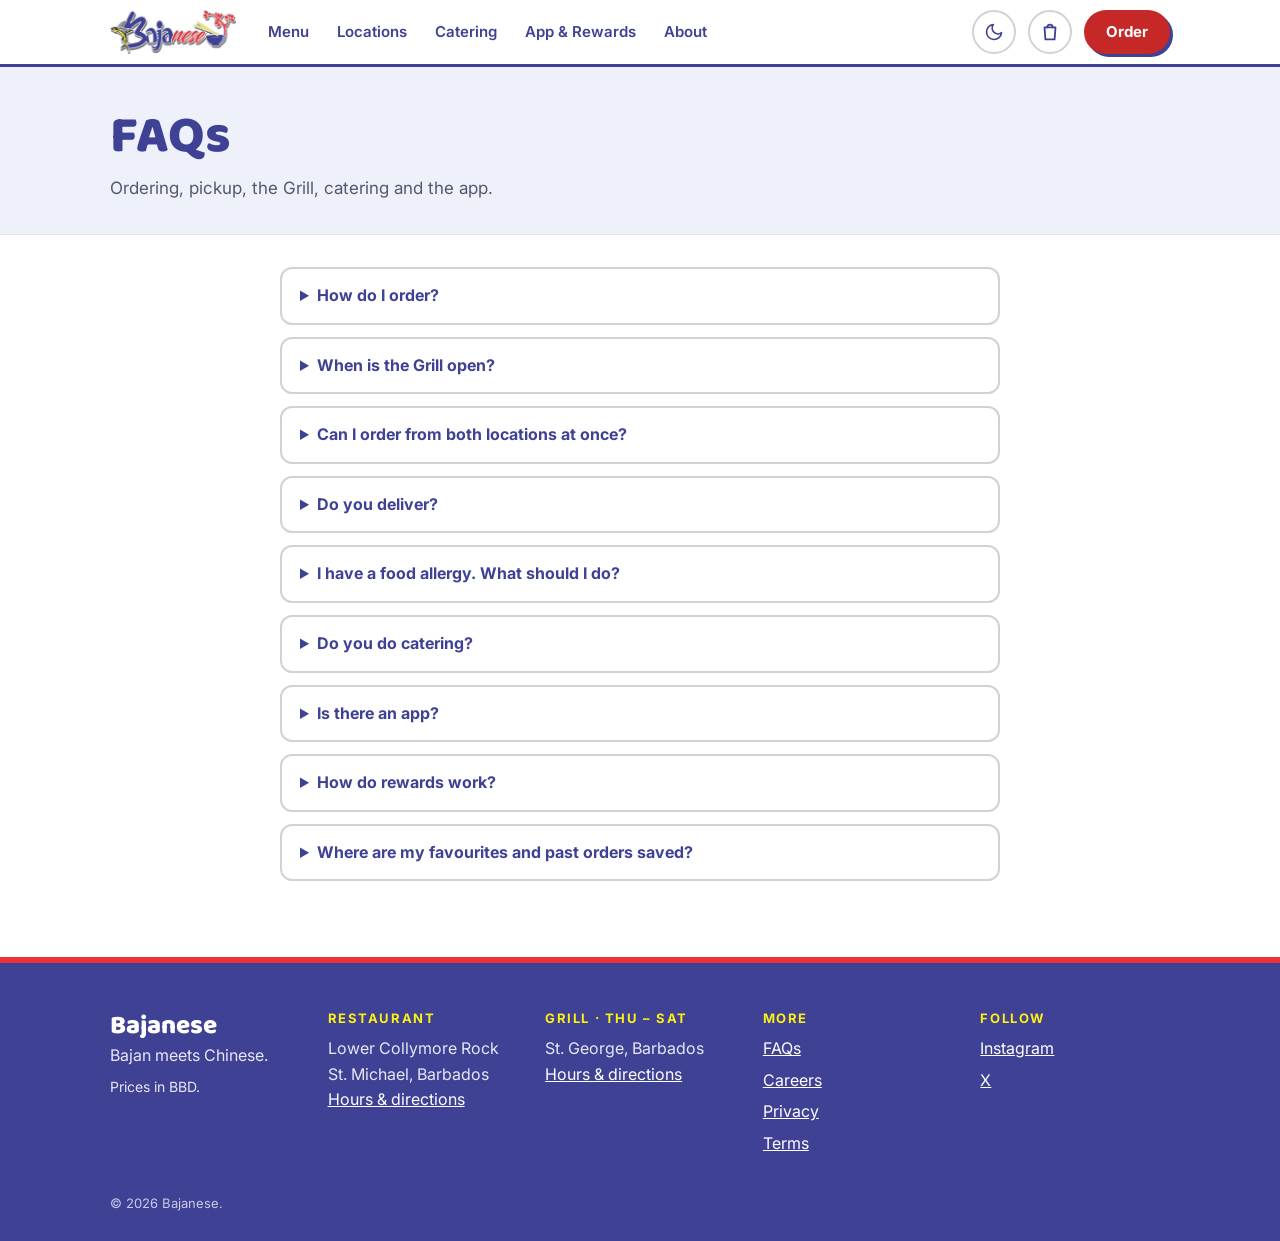
<file: faq.html>
<!DOCTYPE html>
<html lang="en">
<head>
  <meta charset="UTF-8">
  <meta name="viewport" content="width=device-width, initial-scale=1.0">
  <title>FAQs — Bajanese</title>
  <meta name="description" content="Answers to common questions about ordering from Bajanese, the Grill, pickup, allergies, catering and the app.">
  <link rel="canonical" href="https://bajanese.com/faq.html">
  <meta property="og:title" content="FAQs — Bajanese">
  <meta property="og:description" content="Answers to common questions about ordering from Bajanese, the Grill, pickup, allergies, catering and the app.">
  <meta property="og:type" content="website">
  <meta property="og:url" content="https://bajanese.com/faq.html">
  <meta property="og:image" content="https://bajanese.com/og-image.png">
  <meta name="twitter:card" content="summary_large_image">
  <meta name="twitter:title" content="FAQs — Bajanese">
  <meta name="twitter:description" content="Answers to common questions about ordering from Bajanese, the Grill, pickup, allergies, catering and the app.">
  <meta name="twitter:image" content="https://bajanese.com/og-image.png">
  <meta name="theme-color" content="#3f4195">
  <link rel="preconnect" href="https://fonts.googleapis.com">
  <link rel="preconnect" href="https://fonts.gstatic.com" crossorigin>
  <link href="https://fonts.googleapis.com/css2?family=Baloo+2:wght@600;700;800&family=Inter:wght@400;500;600;700&display=swap" rel="stylesheet">
  <script>try{var t=localStorage.getItem('bajanese.theme');if(t==='light'||t==='dark')document.documentElement.setAttribute('data-theme',t);}catch(e){}</script>
  <link rel="stylesheet" href="style.css">
  <link rel="icon" href="data:image/svg+xml,<svg xmlns='http://www.w3.org/2000/svg' viewBox='0 0 100 100'><text y='.9em' font-size='90'>🥢</text></svg>">
</head>
<body>

  <a href="#main-content" class="skip-link">Skip to content</a>

  <header class="site-header">
    <div class="header-inner">
      <a href="index.html" class="brand"><img src="logo-header.png" width="260" height="91" alt="Bajanese home"></a>
      <nav class="site-nav" aria-label="Primary">
        <a href="menu.html">Menu</a>
        <a href="locations.html">Locations</a>
        <a href="catering.html">Catering</a>
        <a href="app.html">App &amp; Rewards</a>
        <a href="about.html">About</a>
      </nav>
      <div class="header-actions">
        <a href="#" class="header-signin" data-site-link="accountUrl" hidden>Sign in</a>
        <button type="button" class="icon-btn theme-toggle" data-theme-toggle aria-pressed="false" aria-label="Dark mode" hidden><svg class="icon-moon" width="20" height="20" viewBox="0 0 24 24" fill="none" stroke="currentColor" stroke-width="2" stroke-linecap="round" stroke-linejoin="round" aria-hidden="true" focusable="false"><path d="M21 12.8A9 9 0 1 1 11.2 3a7 7 0 0 0 9.8 9.8z"/></svg><svg class="icon-sun" width="20" height="20" viewBox="0 0 24 24" fill="none" stroke="currentColor" stroke-width="2" stroke-linecap="round" stroke-linejoin="round" aria-hidden="true" focusable="false"><circle cx="12" cy="12" r="4"/><path d="M12 2v2M12 20v2M4.9 4.9l1.4 1.4M17.7 17.7l1.4 1.4M2 12h2M20 12h2M4.9 19.1l1.4-1.4M17.7 6.3l1.4-1.4"/></svg></button>
        <a href="order.html" class="icon-btn" data-cart-link aria-label="Your order, 0 items"><svg width="22" height="22" viewBox="0 0 24 24" fill="none" stroke="currentColor" stroke-width="2" stroke-linecap="round" stroke-linejoin="round" aria-hidden="true" focusable="false"><path d="M6 7h12l-1 13H7L6 7z"/><path d="M9 7a3 3 0 0 1 6 0"/></svg><span class="cart-count" data-cart-count hidden>0</span></a>
        <a href="menu.html" class="btn btn-order" data-order-link>Order</a>
      </div>
    </div>
  </header>

  <main id="main-content">
    <div class="page-head">
      <div class="container">
        <h1>FAQs</h1>
        <p>Ordering, pickup, the Grill, catering and the app.</p>
      </div>
    </div>

    <div class="container narrow section-sm faq">
        <details>
          <summary>How do I order?</summary>
          <p>Add dishes from the <a href="menu.html">menu</a> to your order, then press <strong>Send order on WhatsApp</strong>. WhatsApp opens with your order written out. Press send, and we'll reply to confirm. Pay when you pick up.</p>
        </details>
        <details>
          <summary>When is the Grill open?</summary>
          <p>Thursday, Friday and Saturday, in St. George. Grill dishes can only be ordered on those days.</p>
        </details>
        <details>
          <summary>Can I order from both locations at once?</summary>
          <p>Each order goes to one location. Place a separate order for the other one.</p>
        </details>
        <details>
          <summary>Do you deliver?</summary>
          <p>Orders placed on this website are for pickup. Message us on <a href="https://instagram.com/bajanese.bb">Instagram</a> to ask about delivery.</p>
        </details>
        <details>
          <summary>I have a food allergy. What should I do?</summary>
          <p>Tell us in the order notes, or ask our staff before you order, and we'll help you choose.</p>
        </details>
        <details>
          <summary>Do you do catering?</summary>
          <p>Yes, for parties, private events and the office. See <a href="catering.html">catering &amp; events</a>.</p>
        </details>
        <details>
          <summary>Is there an app?</summary>
          <p>It's on the way, for the web, iPhone and Android. <a href="app.html">Join the waitlist</a> to hear first.</p>
        </details>
        <details>
          <summary>How do rewards work?</summary>
          <p>Rewards launch with the app. <a href="app.html">Join the waitlist</a> for details.</p>
        </details>
        <details>
          <summary>Where are my favourites and past orders saved?</summary>
          <p>On this device, in your browser. Clearing your browser data removes them. When the app launches, you'll be able to bring them into your account.</p>
        </details>
    </div>
  </main>

  <footer class="site-footer">
    <div class="footer-inner">
      <div>
        <p class="footer-brand">Bajanese</p>
        <p>Bajan meets Chinese.</p>
        <p class="footer-note">Prices in BBD.</p>
      </div>
      <div>
        <h2 class="footer-heading">Restaurant</h2>
        <p>Lower Collymore Rock<br>St. Michael, Barbados</p>
        <p><a href="locations.html#restaurant">Hours &amp; directions</a></p>
      </div>
      <div>
        <h2 class="footer-heading">Grill · Thu – Sat</h2>
        <p>St. George, Barbados</p>
        <p><a href="locations.html#grill">Hours &amp; directions</a></p>
      </div>
      <div>
        <h2 class="footer-heading">More</h2>
        <ul class="footer-links">
          <li><a href="faq.html">FAQs</a></li>
          <li><a href="careers.html">Careers</a></li>
          <li><a href="privacy.html">Privacy</a></li>
          <li><a href="terms.html">Terms</a></li>
        </ul>
      </div>
      <div>
        <h2 class="footer-heading">Follow</h2>
        <ul class="footer-links">
          <li><a href="https://instagram.com/bajanese.bb" data-site-link="instagram" target="_blank" rel="noopener">Instagram</a></li>
          <li hidden><a href="#" data-site-link="facebook" target="_blank" rel="noopener">Facebook</a></li>
          <li><a href="https://x.com/bajanese" data-site-link="x" target="_blank" rel="noopener">X</a></li>
        </ul>
      </div>
    </div>
    <p class="footer-copy">© 2026 Bajanese.</p>
  </footer>

  <script src="script.js"></script>
  <script src="cart.js"></script>
</body>
</html>
</file>
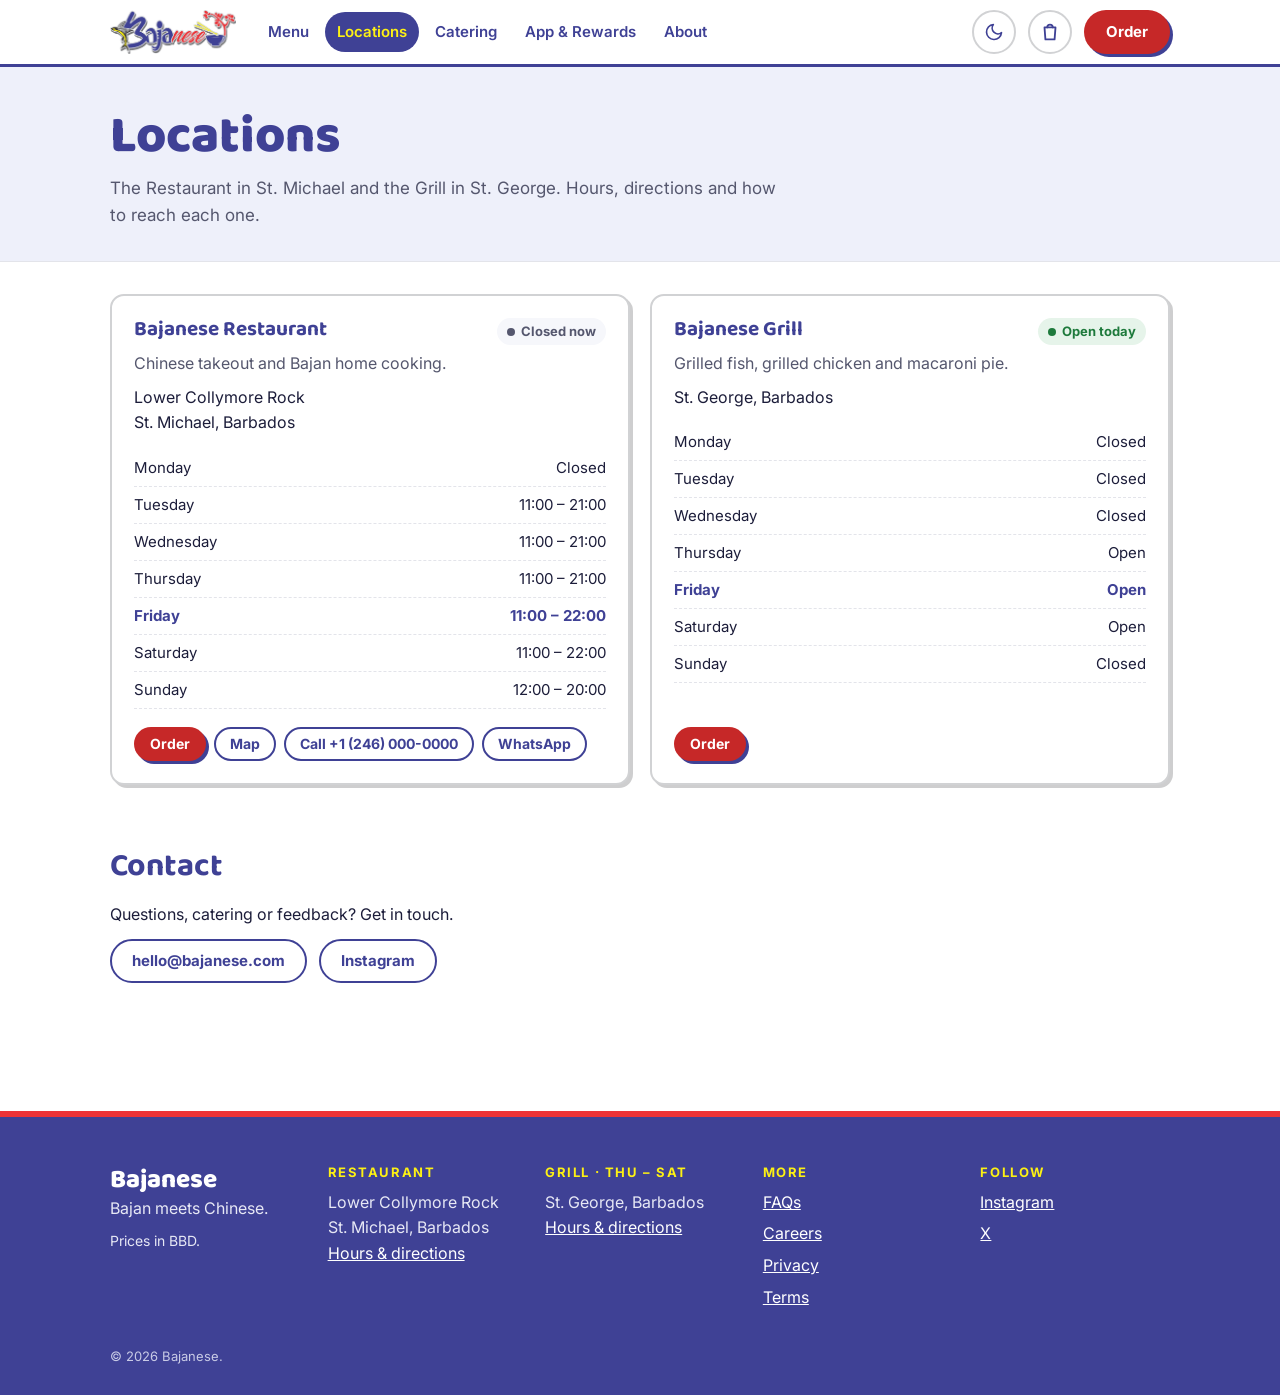
<file: locations.html>
<!DOCTYPE html>
<html lang="en">
<head>
  <meta charset="UTF-8">
  <meta name="viewport" content="width=device-width, initial-scale=1.0">
  <title>Locations — Bajanese</title>
  <meta name="description" content="Find Bajanese: the Restaurant in Lower Collymore Rock, St. Michael, and the Grill in St. George, open Thursday to Saturday.">
  <link rel="canonical" href="https://bajanese.com/locations.html">
  <meta property="og:title" content="Locations — Bajanese">
  <meta property="og:description" content="Find Bajanese: the Restaurant in Lower Collymore Rock, St. Michael, and the Grill in St. George, open Thursday to Saturday.">
  <meta property="og:type" content="website">
  <meta property="og:url" content="https://bajanese.com/locations.html">
  <meta property="og:image" content="https://bajanese.com/og-image.png">
  <meta name="twitter:card" content="summary_large_image">
  <meta name="twitter:title" content="Locations — Bajanese">
  <meta name="twitter:description" content="Find Bajanese: the Restaurant in Lower Collymore Rock, St. Michael, and the Grill in St. George, open Thursday to Saturday.">
  <meta name="twitter:image" content="https://bajanese.com/og-image.png">
  <meta name="theme-color" content="#3f4195">
  <link rel="preconnect" href="https://fonts.googleapis.com">
  <link rel="preconnect" href="https://fonts.gstatic.com" crossorigin>
  <link href="https://fonts.googleapis.com/css2?family=Baloo+2:wght@600;700;800&family=Inter:wght@400;500;600;700&display=swap" rel="stylesheet">
  <script>try{var t=localStorage.getItem('bajanese.theme');if(t==='light'||t==='dark')document.documentElement.setAttribute('data-theme',t);}catch(e){}</script>
  <link rel="stylesheet" href="style.css">
  <link rel="icon" href="data:image/svg+xml,<svg xmlns='http://www.w3.org/2000/svg' viewBox='0 0 100 100'><text y='.9em' font-size='90'>🥢</text></svg>">
</head>
<body>

  <a href="#main-content" class="skip-link">Skip to content</a>

  <header class="site-header">
    <div class="header-inner">
      <a href="index.html" class="brand"><img src="logo-header.png" width="260" height="91" alt="Bajanese home"></a>
      <nav class="site-nav" aria-label="Primary">
        <a href="menu.html">Menu</a>
        <a href="locations.html" aria-current="page">Locations</a>
        <a href="catering.html">Catering</a>
        <a href="app.html">App &amp; Rewards</a>
        <a href="about.html">About</a>
      </nav>
      <div class="header-actions">
        <a href="#" class="header-signin" data-site-link="accountUrl" hidden>Sign in</a>
        <button type="button" class="icon-btn theme-toggle" data-theme-toggle aria-pressed="false" aria-label="Dark mode" hidden><svg class="icon-moon" width="20" height="20" viewBox="0 0 24 24" fill="none" stroke="currentColor" stroke-width="2" stroke-linecap="round" stroke-linejoin="round" aria-hidden="true" focusable="false"><path d="M21 12.8A9 9 0 1 1 11.2 3a7 7 0 0 0 9.8 9.8z"/></svg><svg class="icon-sun" width="20" height="20" viewBox="0 0 24 24" fill="none" stroke="currentColor" stroke-width="2" stroke-linecap="round" stroke-linejoin="round" aria-hidden="true" focusable="false"><circle cx="12" cy="12" r="4"/><path d="M12 2v2M12 20v2M4.9 4.9l1.4 1.4M17.7 17.7l1.4 1.4M2 12h2M20 12h2M4.9 19.1l1.4-1.4M17.7 6.3l1.4-1.4"/></svg></button>
        <a href="order.html" class="icon-btn" data-cart-link aria-label="Your order, 0 items"><svg width="22" height="22" viewBox="0 0 24 24" fill="none" stroke="currentColor" stroke-width="2" stroke-linecap="round" stroke-linejoin="round" aria-hidden="true" focusable="false"><path d="M6 7h12l-1 13H7L6 7z"/><path d="M9 7a3 3 0 0 1 6 0"/></svg><span class="cart-count" data-cart-count hidden>0</span></a>
        <a href="menu.html" class="btn btn-order" data-order-link>Order</a>
      </div>
    </div>
  </header>

  <main id="main-content">
    <div class="page-head">
      <div class="container">
        <h1>Locations</h1>
        <p>The Restaurant in St. Michael and the Grill in St. George. Hours, directions and how to reach each one.</p>
      </div>
    </div>

    <div class="container section-sm">
      <div class="location-grid" data-locations="full">
        <p>Restaurant: Lower Collymore Rock, St. Michael, Barbados. Grill: St. George, Barbados, Thursday to Saturday.</p>
      </div>

      <section class="section" aria-labelledby="contact-heading">
        <h2 id="contact-heading">Contact</h2>
        <p>Questions, catering or feedback? Get in touch.</p>
        <ul class="contact-list">
          <li><a class="btn btn-secondary" href="mailto:hello@bajanese.com" data-site-link="email">hello@bajanese.com</a></li>
          <li><a class="btn btn-secondary" href="https://instagram.com/bajanese.bb" data-site-link="instagram" target="_blank" rel="noopener">Instagram</a></li>
          <li hidden><a class="btn btn-secondary" href="#" data-site-link="facebook" target="_blank" rel="noopener">Facebook</a></li>
        </ul>
      </section>
    </div>
  </main>

  <footer class="site-footer">
    <div class="footer-inner">
      <div>
        <p class="footer-brand">Bajanese</p>
        <p>Bajan meets Chinese.</p>
        <p class="footer-note">Prices in BBD.</p>
      </div>
      <div>
        <h2 class="footer-heading">Restaurant</h2>
        <p>Lower Collymore Rock<br>St. Michael, Barbados</p>
        <p><a href="locations.html#restaurant">Hours &amp; directions</a></p>
      </div>
      <div>
        <h2 class="footer-heading">Grill · Thu – Sat</h2>
        <p>St. George, Barbados</p>
        <p><a href="locations.html#grill">Hours &amp; directions</a></p>
      </div>
      <div>
        <h2 class="footer-heading">More</h2>
        <ul class="footer-links">
          <li><a href="faq.html">FAQs</a></li>
          <li><a href="careers.html">Careers</a></li>
          <li><a href="privacy.html">Privacy</a></li>
          <li><a href="terms.html">Terms</a></li>
        </ul>
      </div>
      <div>
        <h2 class="footer-heading">Follow</h2>
        <ul class="footer-links">
          <li><a href="https://instagram.com/bajanese.bb" data-site-link="instagram" target="_blank" rel="noopener">Instagram</a></li>
          <li hidden><a href="#" data-site-link="facebook" target="_blank" rel="noopener">Facebook</a></li>
          <li><a href="https://x.com/bajanese" data-site-link="x" target="_blank" rel="noopener">X</a></li>
        </ul>
      </div>
    </div>
    <p class="footer-copy">© 2026 Bajanese.</p>
  </footer>

  <script src="script.js"></script>
  <script src="cart.js"></script>
</body>
</html>
</file>
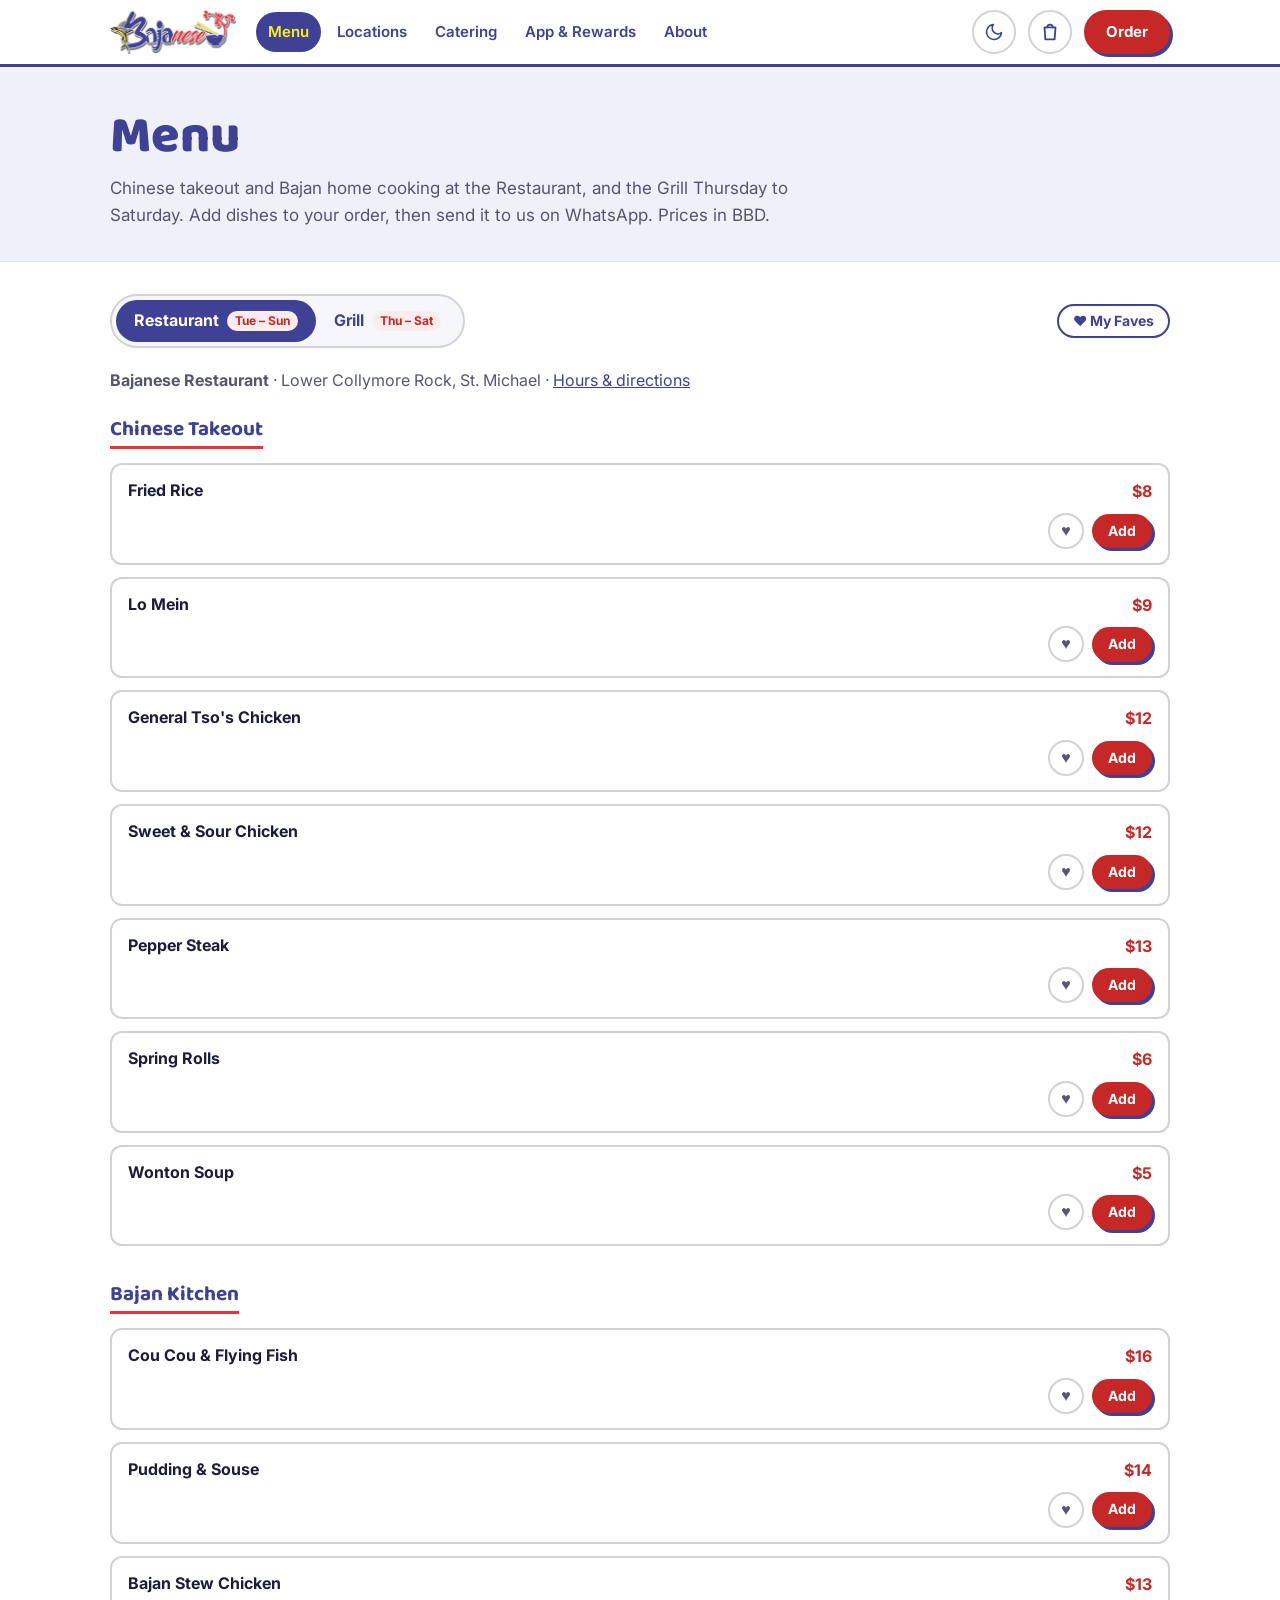
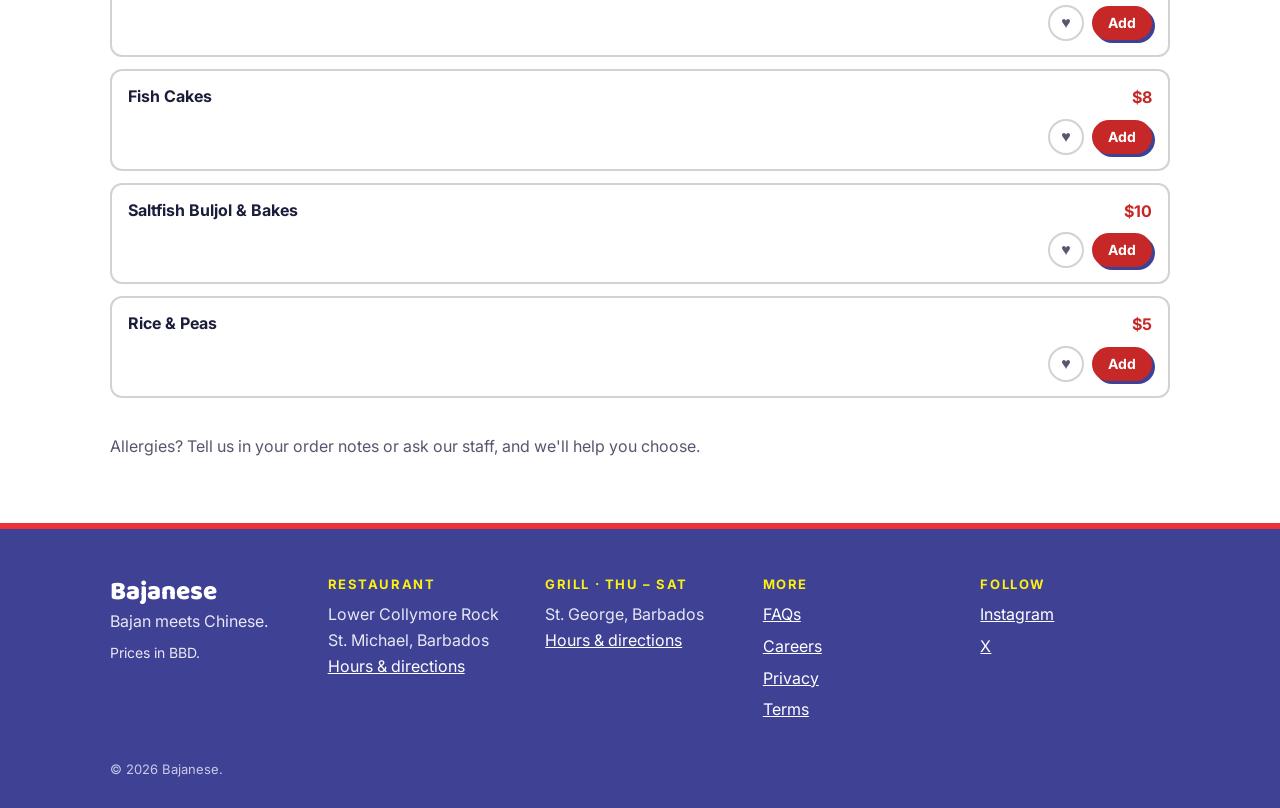
<file: menu.html>
<!DOCTYPE html>
<html lang="en">
<head>
  <meta charset="UTF-8">
  <meta name="viewport" content="width=device-width, initial-scale=1.0">
  <title>Menu — Bajanese</title>
  <meta name="description" content="The Bajanese menu: Chinese takeout and Bajan home cooking at the Restaurant, and grilled fish, chicken and macaroni pie at the Grill, Thursday to Saturday.">
  <link rel="canonical" href="https://bajanese.com/menu.html">
  <meta property="og:title" content="Menu — Bajanese">
  <meta property="og:description" content="The Bajanese menu: Chinese takeout and Bajan home cooking at the Restaurant, and grilled fish, chicken and macaroni pie at the Grill, Thursday to Saturday.">
  <meta property="og:type" content="website">
  <meta property="og:url" content="https://bajanese.com/menu.html">
  <meta property="og:image" content="https://bajanese.com/og-image.png">
  <meta name="twitter:card" content="summary_large_image">
  <meta name="twitter:title" content="Menu — Bajanese">
  <meta name="twitter:description" content="The Bajanese menu: Chinese takeout and Bajan home cooking at the Restaurant, and grilled fish, chicken and macaroni pie at the Grill, Thursday to Saturday.">
  <meta name="twitter:image" content="https://bajanese.com/og-image.png">
  <meta name="theme-color" content="#3f4195">
  <link rel="preconnect" href="https://fonts.googleapis.com">
  <link rel="preconnect" href="https://fonts.gstatic.com" crossorigin>
  <link href="https://fonts.googleapis.com/css2?family=Baloo+2:wght@600;700;800&family=Inter:wght@400;500;600;700&display=swap" rel="stylesheet">
  <script>try{var t=localStorage.getItem('bajanese.theme');if(t==='light'||t==='dark')document.documentElement.setAttribute('data-theme',t);}catch(e){}</script>
  <link rel="stylesheet" href="style.css">
  <link rel="icon" href="data:image/svg+xml,<svg xmlns='http://www.w3.org/2000/svg' viewBox='0 0 100 100'><text y='.9em' font-size='90'>🥢</text></svg>">
</head>
<body>

  <a href="#main-content" class="skip-link">Skip to content</a>

  <header class="site-header">
    <div class="header-inner">
      <a href="index.html" class="brand"><img src="logo-header.png" width="260" height="91" alt="Bajanese home"></a>
      <nav class="site-nav" aria-label="Primary">
        <a href="menu.html" aria-current="page">Menu</a>
        <a href="locations.html">Locations</a>
        <a href="catering.html">Catering</a>
        <a href="app.html">App &amp; Rewards</a>
        <a href="about.html">About</a>
      </nav>
      <div class="header-actions">
        <a href="#" class="header-signin" data-site-link="accountUrl" hidden>Sign in</a>
        <button type="button" class="icon-btn theme-toggle" data-theme-toggle aria-pressed="false" aria-label="Dark mode" hidden><svg class="icon-moon" width="20" height="20" viewBox="0 0 24 24" fill="none" stroke="currentColor" stroke-width="2" stroke-linecap="round" stroke-linejoin="round" aria-hidden="true" focusable="false"><path d="M21 12.8A9 9 0 1 1 11.2 3a7 7 0 0 0 9.8 9.8z"/></svg><svg class="icon-sun" width="20" height="20" viewBox="0 0 24 24" fill="none" stroke="currentColor" stroke-width="2" stroke-linecap="round" stroke-linejoin="round" aria-hidden="true" focusable="false"><circle cx="12" cy="12" r="4"/><path d="M12 2v2M12 20v2M4.9 4.9l1.4 1.4M17.7 17.7l1.4 1.4M2 12h2M20 12h2M4.9 19.1l1.4-1.4M17.7 6.3l1.4-1.4"/></svg></button>
        <a href="order.html" class="icon-btn" data-cart-link aria-label="Your order, 0 items"><svg width="22" height="22" viewBox="0 0 24 24" fill="none" stroke="currentColor" stroke-width="2" stroke-linecap="round" stroke-linejoin="round" aria-hidden="true" focusable="false"><path d="M6 7h12l-1 13H7L6 7z"/><path d="M9 7a3 3 0 0 1 6 0"/></svg><span class="cart-count" data-cart-count hidden>0</span></a>
        <a href="menu.html" class="btn btn-order" data-order-link>Order</a>
      </div>
    </div>
  </header>

  <main id="main-content">
    <div class="page-head">
      <div class="container">
        <h1>Menu</h1>
        <p>Chinese takeout and Bajan home cooking at the Restaurant, and the Grill Thursday to Saturday. Add dishes to your order, then send it to us on WhatsApp. Prices in BBD.</p>
      </div>
    </div>

    <div class="container section-sm">
      <div data-menu>
        <noscript><p class="notice">This part of the site needs JavaScript. You can still order by messaging us on <a href="https://instagram.com/bajanese.bb">Instagram</a>.</p></noscript>
        <p class="hint">Loading the menu…</p>
      </div>
      <p class="menu-note">Allergies? Tell us in your order notes or ask our staff, and we'll help you choose.</p>
    </div>
  </main>

  <footer class="site-footer">
    <div class="footer-inner">
      <div>
        <p class="footer-brand">Bajanese</p>
        <p>Bajan meets Chinese.</p>
        <p class="footer-note">Prices in BBD.</p>
      </div>
      <div>
        <h2 class="footer-heading">Restaurant</h2>
        <p>Lower Collymore Rock<br>St. Michael, Barbados</p>
        <p><a href="locations.html#restaurant">Hours &amp; directions</a></p>
      </div>
      <div>
        <h2 class="footer-heading">Grill · Thu – Sat</h2>
        <p>St. George, Barbados</p>
        <p><a href="locations.html#grill">Hours &amp; directions</a></p>
      </div>
      <div>
        <h2 class="footer-heading">More</h2>
        <ul class="footer-links">
          <li><a href="faq.html">FAQs</a></li>
          <li><a href="careers.html">Careers</a></li>
          <li><a href="privacy.html">Privacy</a></li>
          <li><a href="terms.html">Terms</a></li>
        </ul>
      </div>
      <div>
        <h2 class="footer-heading">Follow</h2>
        <ul class="footer-links">
          <li><a href="https://instagram.com/bajanese.bb" data-site-link="instagram" target="_blank" rel="noopener">Instagram</a></li>
          <li hidden><a href="#" data-site-link="facebook" target="_blank" rel="noopener">Facebook</a></li>
          <li><a href="https://x.com/bajanese" data-site-link="x" target="_blank" rel="noopener">X</a></li>
        </ul>
      </div>
    </div>
    <p class="footer-copy">© 2026 Bajanese.</p>
  </footer>

  <script src="script.js"></script>
  <script src="cart.js"></script>
</body>
</html>
</file>
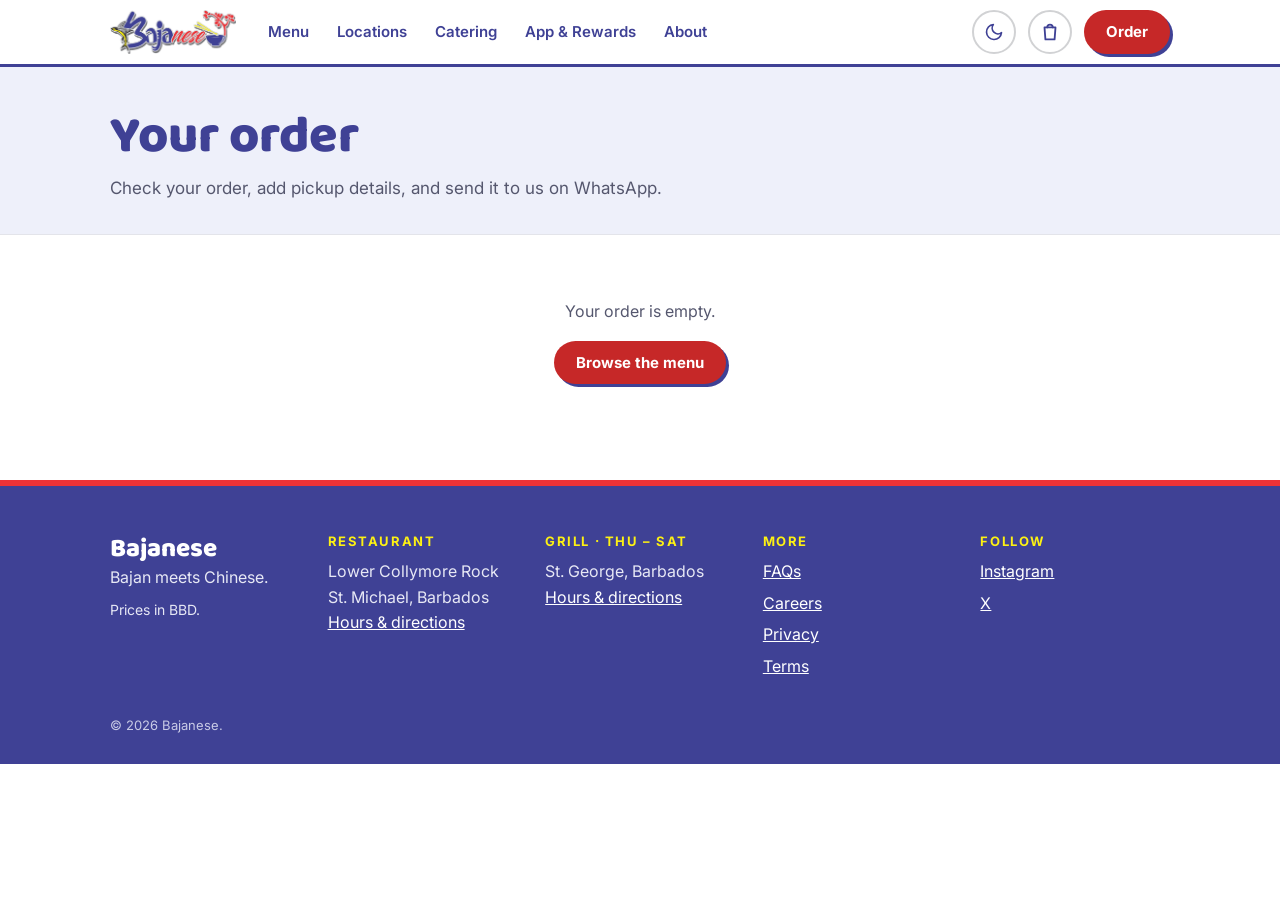
<file: order.html>
<!DOCTYPE html>
<html lang="en">
<head>
  <meta charset="UTF-8">
  <meta name="viewport" content="width=device-width, initial-scale=1.0">
  <title>Your Order — Bajanese</title>
  <meta name="description" content="Review your Bajanese order and send it to us on WhatsApp for pickup.">
  <meta name="robots" content="noindex">
  <link rel="canonical" href="https://bajanese.com/order.html">
  <meta property="og:title" content="Your Order — Bajanese">
  <meta property="og:description" content="Review your Bajanese order and send it to us on WhatsApp for pickup.">
  <meta property="og:type" content="website">
  <meta property="og:url" content="https://bajanese.com/order.html">
  <meta property="og:image" content="https://bajanese.com/og-image.png">
  <meta name="twitter:card" content="summary_large_image">
  <meta name="twitter:title" content="Your Order — Bajanese">
  <meta name="twitter:description" content="Review your Bajanese order and send it to us on WhatsApp for pickup.">
  <meta name="twitter:image" content="https://bajanese.com/og-image.png">
  <meta name="theme-color" content="#3f4195">
  <link rel="preconnect" href="https://fonts.googleapis.com">
  <link rel="preconnect" href="https://fonts.gstatic.com" crossorigin>
  <link href="https://fonts.googleapis.com/css2?family=Baloo+2:wght@600;700;800&family=Inter:wght@400;500;600;700&display=swap" rel="stylesheet">
  <script>try{var t=localStorage.getItem('bajanese.theme');if(t==='light'||t==='dark')document.documentElement.setAttribute('data-theme',t);}catch(e){}</script>
  <link rel="stylesheet" href="style.css">
  <link rel="icon" href="data:image/svg+xml,<svg xmlns='http://www.w3.org/2000/svg' viewBox='0 0 100 100'><text y='.9em' font-size='90'>🥢</text></svg>">
</head>
<body>

  <a href="#main-content" class="skip-link">Skip to content</a>

  <header class="site-header">
    <div class="header-inner">
      <a href="index.html" class="brand"><img src="logo-header.png" width="260" height="91" alt="Bajanese home"></a>
      <nav class="site-nav" aria-label="Primary">
        <a href="menu.html">Menu</a>
        <a href="locations.html">Locations</a>
        <a href="catering.html">Catering</a>
        <a href="app.html">App &amp; Rewards</a>
        <a href="about.html">About</a>
      </nav>
      <div class="header-actions">
        <a href="#" class="header-signin" data-site-link="accountUrl" hidden>Sign in</a>
        <button type="button" class="icon-btn theme-toggle" data-theme-toggle aria-pressed="false" aria-label="Dark mode" hidden><svg class="icon-moon" width="20" height="20" viewBox="0 0 24 24" fill="none" stroke="currentColor" stroke-width="2" stroke-linecap="round" stroke-linejoin="round" aria-hidden="true" focusable="false"><path d="M21 12.8A9 9 0 1 1 11.2 3a7 7 0 0 0 9.8 9.8z"/></svg><svg class="icon-sun" width="20" height="20" viewBox="0 0 24 24" fill="none" stroke="currentColor" stroke-width="2" stroke-linecap="round" stroke-linejoin="round" aria-hidden="true" focusable="false"><circle cx="12" cy="12" r="4"/><path d="M12 2v2M12 20v2M4.9 4.9l1.4 1.4M17.7 17.7l1.4 1.4M2 12h2M20 12h2M4.9 19.1l1.4-1.4M17.7 6.3l1.4-1.4"/></svg></button>
        <a href="order.html" class="icon-btn" data-cart-link aria-label="Your order, 0 items"><svg width="22" height="22" viewBox="0 0 24 24" fill="none" stroke="currentColor" stroke-width="2" stroke-linecap="round" stroke-linejoin="round" aria-hidden="true" focusable="false"><path d="M6 7h12l-1 13H7L6 7z"/><path d="M9 7a3 3 0 0 1 6 0"/></svg><span class="cart-count" data-cart-count hidden>0</span></a>
        <a href="menu.html" class="btn btn-order" data-order-link>Order</a>
      </div>
    </div>
  </header>

  <main id="main-content" data-order-page>
    <div class="page-head">
      <div class="container">
        <h1>Your order</h1>
        <p>Check your order, add pickup details, and send it to us on WhatsApp.</p>
      </div>
    </div>

    <div class="container narrow section-sm">
      <div class="order-status" data-order-status role="status"></div>
      <div data-order-cart>
        <noscript><p class="notice">This part of the site needs JavaScript. You can still order by messaging us on <a href="https://instagram.com/bajanese.bb">Instagram</a>.</p></noscript>
        <p class="hint">Loading your order…</p>
      </div>

      <div class="checkout" data-app-checkout hidden>
        <a class="btn btn-order btn-lg btn-block" href="#">Continue to checkout</a>
      </div>

      <form class="checkout" data-checkout hidden>
        <h2>Pickup details</h2>
        <div class="field">
          <label for="order-name">Name <span class="optional">(optional)</span></label>
          <input id="order-name" name="customer-name" type="text" maxlength="60" autocomplete="given-name">
        </div>
        <div class="field">
          <label for="order-time">Pickup time <span class="optional">(optional)</span></label>
          <input id="order-time" name="pickup-time" type="time" aria-describedby="order-time-hint">
          <p class="hint" id="order-time-hint">Leave blank for as soon as possible.</p>
        </div>
        <div class="field">
          <label for="order-notes">Notes <span class="optional">(optional)</span></label>
          <textarea id="order-notes" name="notes" rows="3" maxlength="300" placeholder="Allergies, special requests, or a deal you'd like to use"></textarea>
        </div>
        <p class="checkout-error" data-checkout-error hidden></p>
        <button class="btn btn-order btn-lg btn-block" type="submit">Send order on WhatsApp</button>
        <p class="hint">WhatsApp opens with your order written out. Press send, and we'll reply to confirm. Pay when you pick up.</p>
      </form>

      <section class="recent-orders" data-recent-orders hidden aria-labelledby="recent-heading">
        <h2 id="recent-heading">Recent orders</h2>
        <ul data-recent-list></ul>
        <p class="hint">Saved on this device only.</p>
      </section>
    </div>
  </main>

  <footer class="site-footer">
    <div class="footer-inner">
      <div>
        <p class="footer-brand">Bajanese</p>
        <p>Bajan meets Chinese.</p>
        <p class="footer-note">Prices in BBD.</p>
      </div>
      <div>
        <h2 class="footer-heading">Restaurant</h2>
        <p>Lower Collymore Rock<br>St. Michael, Barbados</p>
        <p><a href="locations.html#restaurant">Hours &amp; directions</a></p>
      </div>
      <div>
        <h2 class="footer-heading">Grill · Thu – Sat</h2>
        <p>St. George, Barbados</p>
        <p><a href="locations.html#grill">Hours &amp; directions</a></p>
      </div>
      <div>
        <h2 class="footer-heading">More</h2>
        <ul class="footer-links">
          <li><a href="faq.html">FAQs</a></li>
          <li><a href="careers.html">Careers</a></li>
          <li><a href="privacy.html">Privacy</a></li>
          <li><a href="terms.html">Terms</a></li>
        </ul>
      </div>
      <div>
        <h2 class="footer-heading">Follow</h2>
        <ul class="footer-links">
          <li><a href="https://instagram.com/bajanese.bb" data-site-link="instagram" target="_blank" rel="noopener">Instagram</a></li>
          <li hidden><a href="#" data-site-link="facebook" target="_blank" rel="noopener">Facebook</a></li>
          <li><a href="https://x.com/bajanese" data-site-link="x" target="_blank" rel="noopener">X</a></li>
        </ul>
      </div>
    </div>
    <p class="footer-copy">© 2026 Bajanese.</p>
  </footer>

  <script src="script.js"></script>
  <script src="cart.js"></script>
</body>
</html>
</file>
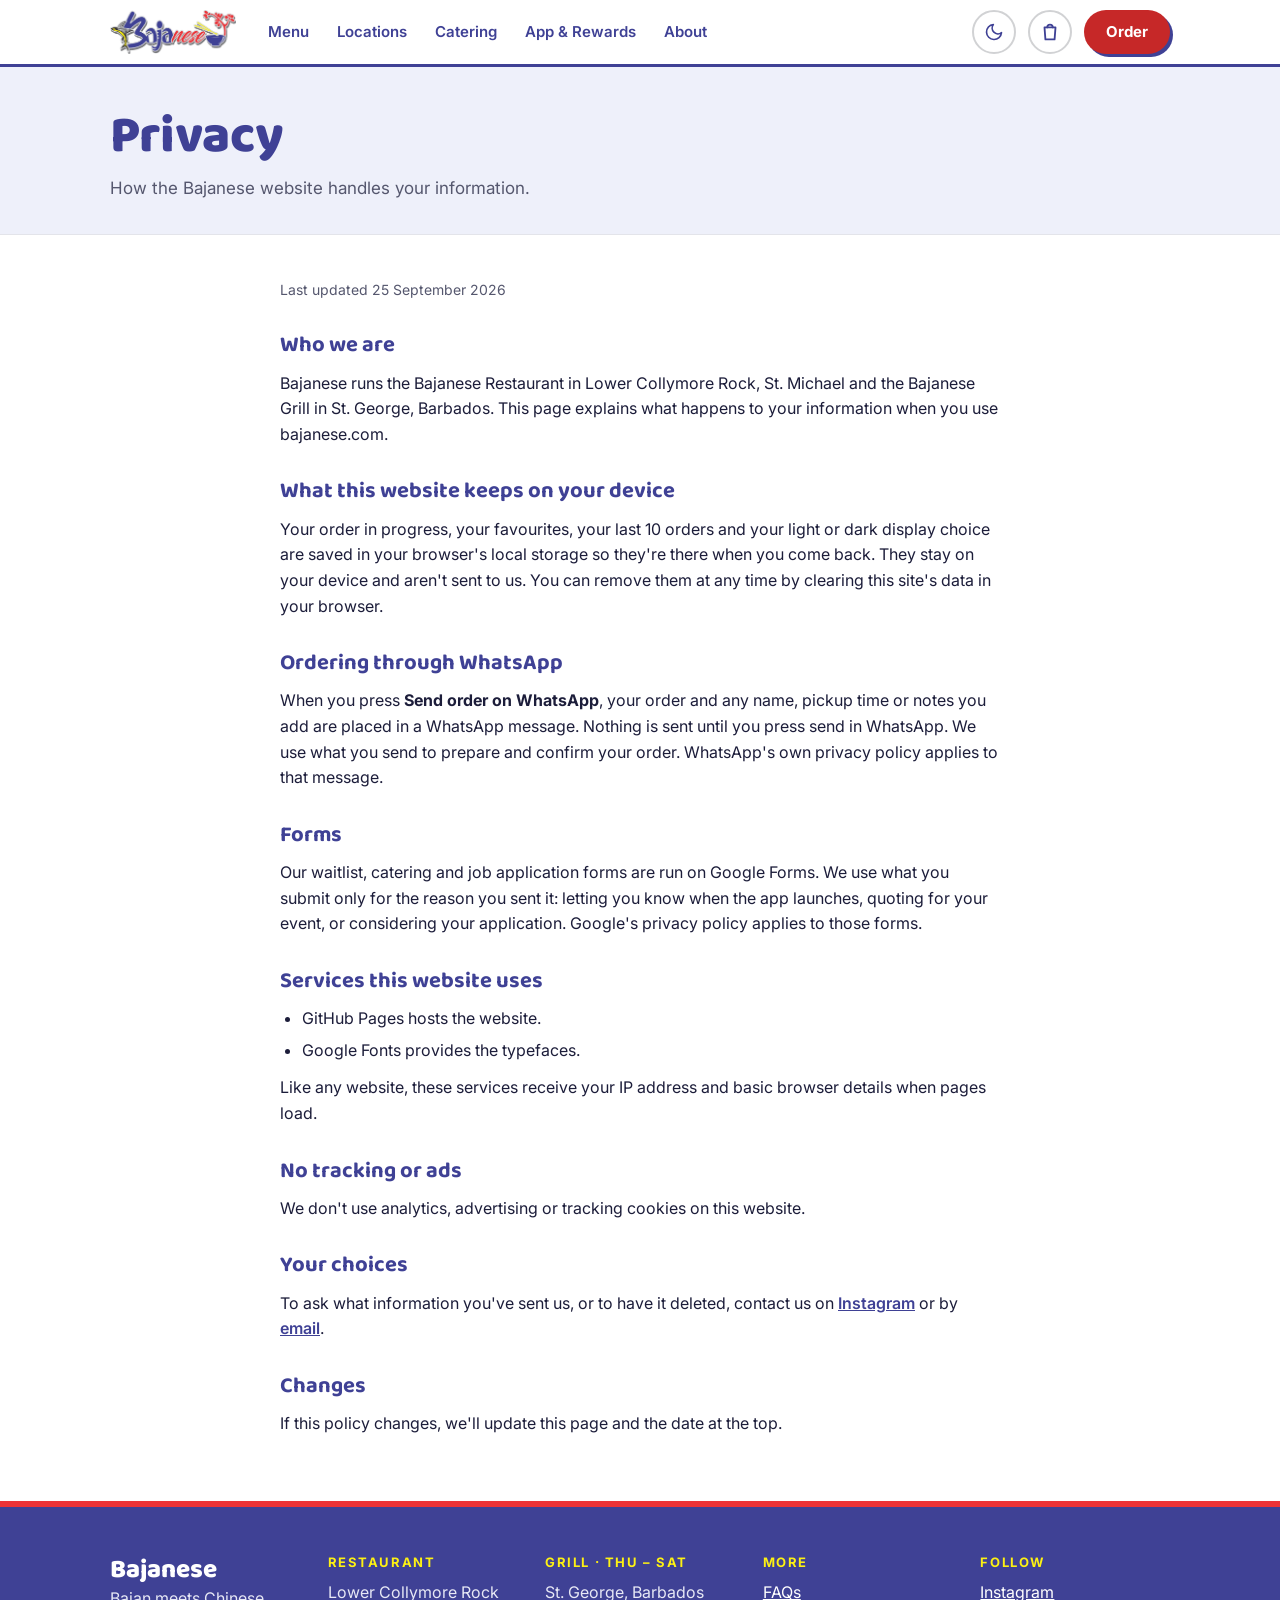
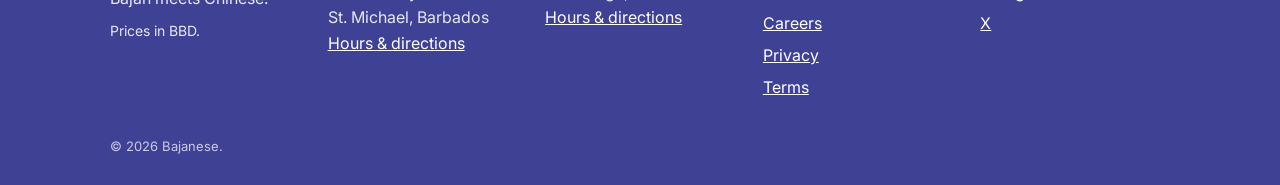
<file: privacy.html>
<!DOCTYPE html>
<html lang="en">
<head>
  <meta charset="UTF-8">
  <meta name="viewport" content="width=device-width, initial-scale=1.0">
  <title>Privacy — Bajanese</title>
  <meta name="description" content="How the Bajanese website handles your information.">
  <link rel="canonical" href="https://bajanese.com/privacy.html">
  <meta property="og:title" content="Privacy — Bajanese">
  <meta property="og:description" content="How the Bajanese website handles your information.">
  <meta property="og:type" content="website">
  <meta property="og:url" content="https://bajanese.com/privacy.html">
  <meta property="og:image" content="https://bajanese.com/og-image.png">
  <meta name="twitter:card" content="summary_large_image">
  <meta name="twitter:title" content="Privacy — Bajanese">
  <meta name="twitter:description" content="How the Bajanese website handles your information.">
  <meta name="twitter:image" content="https://bajanese.com/og-image.png">
  <meta name="theme-color" content="#3f4195">
  <link rel="preconnect" href="https://fonts.googleapis.com">
  <link rel="preconnect" href="https://fonts.gstatic.com" crossorigin>
  <link href="https://fonts.googleapis.com/css2?family=Baloo+2:wght@600;700;800&family=Inter:wght@400;500;600;700&display=swap" rel="stylesheet">
  <script>try{var t=localStorage.getItem('bajanese.theme');if(t==='light'||t==='dark')document.documentElement.setAttribute('data-theme',t);}catch(e){}</script>
  <link rel="stylesheet" href="style.css">
  <link rel="icon" href="data:image/svg+xml,<svg xmlns='http://www.w3.org/2000/svg' viewBox='0 0 100 100'><text y='.9em' font-size='90'>🥢</text></svg>">
</head>
<body>

  <a href="#main-content" class="skip-link">Skip to content</a>

  <header class="site-header">
    <div class="header-inner">
      <a href="index.html" class="brand"><img src="logo-header.png" width="260" height="91" alt="Bajanese home"></a>
      <nav class="site-nav" aria-label="Primary">
        <a href="menu.html">Menu</a>
        <a href="locations.html">Locations</a>
        <a href="catering.html">Catering</a>
        <a href="app.html">App &amp; Rewards</a>
        <a href="about.html">About</a>
      </nav>
      <div class="header-actions">
        <a href="#" class="header-signin" data-site-link="accountUrl" hidden>Sign in</a>
        <button type="button" class="icon-btn theme-toggle" data-theme-toggle aria-pressed="false" aria-label="Dark mode" hidden><svg class="icon-moon" width="20" height="20" viewBox="0 0 24 24" fill="none" stroke="currentColor" stroke-width="2" stroke-linecap="round" stroke-linejoin="round" aria-hidden="true" focusable="false"><path d="M21 12.8A9 9 0 1 1 11.2 3a7 7 0 0 0 9.8 9.8z"/></svg><svg class="icon-sun" width="20" height="20" viewBox="0 0 24 24" fill="none" stroke="currentColor" stroke-width="2" stroke-linecap="round" stroke-linejoin="round" aria-hidden="true" focusable="false"><circle cx="12" cy="12" r="4"/><path d="M12 2v2M12 20v2M4.9 4.9l1.4 1.4M17.7 17.7l1.4 1.4M2 12h2M20 12h2M4.9 19.1l1.4-1.4M17.7 6.3l1.4-1.4"/></svg></button>
        <a href="order.html" class="icon-btn" data-cart-link aria-label="Your order, 0 items"><svg width="22" height="22" viewBox="0 0 24 24" fill="none" stroke="currentColor" stroke-width="2" stroke-linecap="round" stroke-linejoin="round" aria-hidden="true" focusable="false"><path d="M6 7h12l-1 13H7L6 7z"/><path d="M9 7a3 3 0 0 1 6 0"/></svg><span class="cart-count" data-cart-count hidden>0</span></a>
        <a href="menu.html" class="btn btn-order" data-order-link>Order</a>
      </div>
    </div>
  </header>

  <main id="main-content">
    <!-- Plain-language draft: have it reviewed by a qualified person before relying on it. -->
    <div class="page-head">
      <div class="container">
        <h1>Privacy</h1>
        <p>How the Bajanese website handles your information.</p>
      </div>
    </div>

    <div class="container narrow section-sm prose">
      <p class="updated">Last updated 25 September 2026</p>

      <h2>Who we are</h2>
      <p>Bajanese runs the Bajanese Restaurant in Lower Collymore Rock, St. Michael and the Bajanese Grill in St. George, Barbados. This page explains what happens to your information when you use bajanese.com.</p>

      <h2>What this website keeps on your device</h2>
      <p>Your order in progress, your favourites, your last 10 orders and your light or dark display choice are saved in your browser's local storage so they're there when you come back. They stay on your device and aren't sent to us. You can remove them at any time by clearing this site's data in your browser.</p>

      <h2>Ordering through WhatsApp</h2>
      <p>When you press <strong>Send order on WhatsApp</strong>, your order and any name, pickup time or notes you add are placed in a WhatsApp message. Nothing is sent until you press send in WhatsApp. We use what you send to prepare and confirm your order. WhatsApp's own privacy policy applies to that message.</p>

      <h2>Forms</h2>
      <p>Our waitlist, catering and job application forms are run on Google Forms. We use what you submit only for the reason you sent it: letting you know when the app launches, quoting for your event, or considering your application. Google's privacy policy applies to those forms.</p>

      <h2>Services this website uses</h2>
      <ul>
        <li>GitHub Pages hosts the website.</li>
        <li>Google Fonts provides the typefaces.</li>
      </ul>
      <p>Like any website, these services receive your IP address and basic browser details when pages load.</p>

      <h2>No tracking or ads</h2>
      <p>We don't use analytics, advertising or tracking cookies on this website.</p>

      <h2>Your choices</h2>
      <p>To ask what information you've sent us, or to have it deleted, contact us on <a href="https://instagram.com/bajanese.bb" data-site-link="instagram" target="_blank" rel="noopener">Instagram</a> or by <a href="mailto:hello@bajanese.com" data-site-link="email">email</a>.</p>

      <h2>Changes</h2>
      <p>If this policy changes, we'll update this page and the date at the top.</p>
    </div>
  </main>

  <footer class="site-footer">
    <div class="footer-inner">
      <div>
        <p class="footer-brand">Bajanese</p>
        <p>Bajan meets Chinese.</p>
        <p class="footer-note">Prices in BBD.</p>
      </div>
      <div>
        <h2 class="footer-heading">Restaurant</h2>
        <p>Lower Collymore Rock<br>St. Michael, Barbados</p>
        <p><a href="locations.html#restaurant">Hours &amp; directions</a></p>
      </div>
      <div>
        <h2 class="footer-heading">Grill · Thu – Sat</h2>
        <p>St. George, Barbados</p>
        <p><a href="locations.html#grill">Hours &amp; directions</a></p>
      </div>
      <div>
        <h2 class="footer-heading">More</h2>
        <ul class="footer-links">
          <li><a href="faq.html">FAQs</a></li>
          <li><a href="careers.html">Careers</a></li>
          <li><a href="privacy.html">Privacy</a></li>
          <li><a href="terms.html">Terms</a></li>
        </ul>
      </div>
      <div>
        <h2 class="footer-heading">Follow</h2>
        <ul class="footer-links">
          <li><a href="https://instagram.com/bajanese.bb" data-site-link="instagram" target="_blank" rel="noopener">Instagram</a></li>
          <li hidden><a href="#" data-site-link="facebook" target="_blank" rel="noopener">Facebook</a></li>
          <li><a href="https://x.com/bajanese" data-site-link="x" target="_blank" rel="noopener">X</a></li>
        </ul>
      </div>
    </div>
    <p class="footer-copy">© 2026 Bajanese.</p>
  </footer>

  <script src="script.js"></script>
  <script src="cart.js"></script>
</body>
</html>
</file>
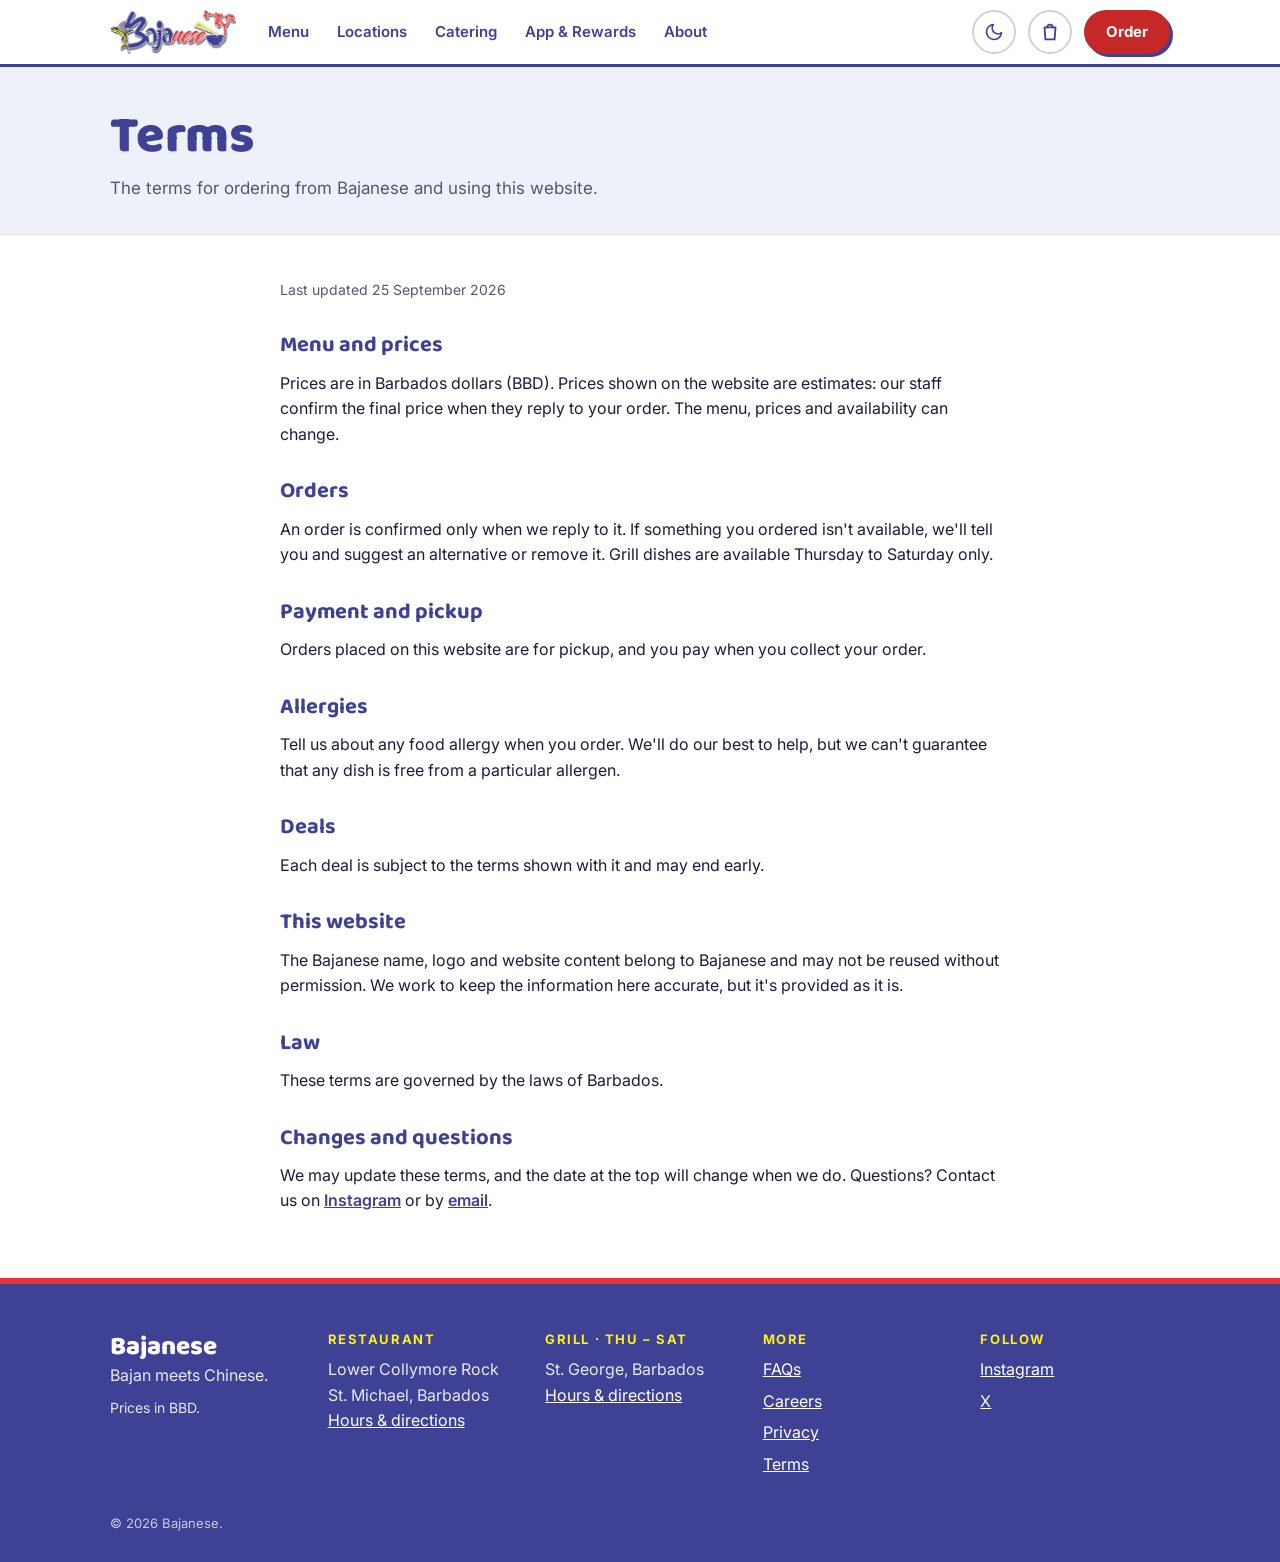
<file: terms.html>
<!DOCTYPE html>
<html lang="en">
<head>
  <meta charset="UTF-8">
  <meta name="viewport" content="width=device-width, initial-scale=1.0">
  <title>Terms — Bajanese</title>
  <meta name="description" content="Terms for ordering from Bajanese and using bajanese.com.">
  <link rel="canonical" href="https://bajanese.com/terms.html">
  <meta property="og:title" content="Terms — Bajanese">
  <meta property="og:description" content="Terms for ordering from Bajanese and using bajanese.com.">
  <meta property="og:type" content="website">
  <meta property="og:url" content="https://bajanese.com/terms.html">
  <meta property="og:image" content="https://bajanese.com/og-image.png">
  <meta name="twitter:card" content="summary_large_image">
  <meta name="twitter:title" content="Terms — Bajanese">
  <meta name="twitter:description" content="Terms for ordering from Bajanese and using bajanese.com.">
  <meta name="twitter:image" content="https://bajanese.com/og-image.png">
  <meta name="theme-color" content="#3f4195">
  <link rel="preconnect" href="https://fonts.googleapis.com">
  <link rel="preconnect" href="https://fonts.gstatic.com" crossorigin>
  <link href="https://fonts.googleapis.com/css2?family=Baloo+2:wght@600;700;800&family=Inter:wght@400;500;600;700&display=swap" rel="stylesheet">
  <script>try{var t=localStorage.getItem('bajanese.theme');if(t==='light'||t==='dark')document.documentElement.setAttribute('data-theme',t);}catch(e){}</script>
  <link rel="stylesheet" href="style.css">
  <link rel="icon" href="data:image/svg+xml,<svg xmlns='http://www.w3.org/2000/svg' viewBox='0 0 100 100'><text y='.9em' font-size='90'>🥢</text></svg>">
</head>
<body>

  <a href="#main-content" class="skip-link">Skip to content</a>

  <header class="site-header">
    <div class="header-inner">
      <a href="index.html" class="brand"><img src="logo-header.png" width="260" height="91" alt="Bajanese home"></a>
      <nav class="site-nav" aria-label="Primary">
        <a href="menu.html">Menu</a>
        <a href="locations.html">Locations</a>
        <a href="catering.html">Catering</a>
        <a href="app.html">App &amp; Rewards</a>
        <a href="about.html">About</a>
      </nav>
      <div class="header-actions">
        <a href="#" class="header-signin" data-site-link="accountUrl" hidden>Sign in</a>
        <button type="button" class="icon-btn theme-toggle" data-theme-toggle aria-pressed="false" aria-label="Dark mode" hidden><svg class="icon-moon" width="20" height="20" viewBox="0 0 24 24" fill="none" stroke="currentColor" stroke-width="2" stroke-linecap="round" stroke-linejoin="round" aria-hidden="true" focusable="false"><path d="M21 12.8A9 9 0 1 1 11.2 3a7 7 0 0 0 9.8 9.8z"/></svg><svg class="icon-sun" width="20" height="20" viewBox="0 0 24 24" fill="none" stroke="currentColor" stroke-width="2" stroke-linecap="round" stroke-linejoin="round" aria-hidden="true" focusable="false"><circle cx="12" cy="12" r="4"/><path d="M12 2v2M12 20v2M4.9 4.9l1.4 1.4M17.7 17.7l1.4 1.4M2 12h2M20 12h2M4.9 19.1l1.4-1.4M17.7 6.3l1.4-1.4"/></svg></button>
        <a href="order.html" class="icon-btn" data-cart-link aria-label="Your order, 0 items"><svg width="22" height="22" viewBox="0 0 24 24" fill="none" stroke="currentColor" stroke-width="2" stroke-linecap="round" stroke-linejoin="round" aria-hidden="true" focusable="false"><path d="M6 7h12l-1 13H7L6 7z"/><path d="M9 7a3 3 0 0 1 6 0"/></svg><span class="cart-count" data-cart-count hidden>0</span></a>
        <a href="menu.html" class="btn btn-order" data-order-link>Order</a>
      </div>
    </div>
  </header>

  <main id="main-content">
    <!-- Plain-language draft: have it reviewed by a qualified person before relying on it. -->
    <div class="page-head">
      <div class="container">
        <h1>Terms</h1>
        <p>The terms for ordering from Bajanese and using this website.</p>
      </div>
    </div>

    <div class="container narrow section-sm prose">
      <p class="updated">Last updated 25 September 2026</p>

      <h2>Menu and prices</h2>
      <p>Prices are in Barbados dollars (BBD). Prices shown on the website are estimates: our staff confirm the final price when they reply to your order. The menu, prices and availability can change.</p>

      <h2>Orders</h2>
      <p>An order is confirmed only when we reply to it. If something you ordered isn't available, we'll tell you and suggest an alternative or remove it. Grill dishes are available Thursday to Saturday only.</p>

      <h2>Payment and pickup</h2>
      <p>Orders placed on this website are for pickup, and you pay when you collect your order.</p>

      <h2>Allergies</h2>
      <p>Tell us about any food allergy when you order. We'll do our best to help, but we can't guarantee that any dish is free from a particular allergen.</p>

      <h2>Deals</h2>
      <p>Each deal is subject to the terms shown with it and may end early.</p>

      <h2>This website</h2>
      <p>The Bajanese name, logo and website content belong to Bajanese and may not be reused without permission. We work to keep the information here accurate, but it's provided as it is.</p>

      <h2>Law</h2>
      <p>These terms are governed by the laws of Barbados.</p>

      <h2>Changes and questions</h2>
      <p>We may update these terms, and the date at the top will change when we do. Questions? Contact us on <a href="https://instagram.com/bajanese.bb" data-site-link="instagram" target="_blank" rel="noopener">Instagram</a> or by <a href="mailto:hello@bajanese.com" data-site-link="email">email</a>.</p>
    </div>
  </main>

  <footer class="site-footer">
    <div class="footer-inner">
      <div>
        <p class="footer-brand">Bajanese</p>
        <p>Bajan meets Chinese.</p>
        <p class="footer-note">Prices in BBD.</p>
      </div>
      <div>
        <h2 class="footer-heading">Restaurant</h2>
        <p>Lower Collymore Rock<br>St. Michael, Barbados</p>
        <p><a href="locations.html#restaurant">Hours &amp; directions</a></p>
      </div>
      <div>
        <h2 class="footer-heading">Grill · Thu – Sat</h2>
        <p>St. George, Barbados</p>
        <p><a href="locations.html#grill">Hours &amp; directions</a></p>
      </div>
      <div>
        <h2 class="footer-heading">More</h2>
        <ul class="footer-links">
          <li><a href="faq.html">FAQs</a></li>
          <li><a href="careers.html">Careers</a></li>
          <li><a href="privacy.html">Privacy</a></li>
          <li><a href="terms.html">Terms</a></li>
        </ul>
      </div>
      <div>
        <h2 class="footer-heading">Follow</h2>
        <ul class="footer-links">
          <li><a href="https://instagram.com/bajanese.bb" data-site-link="instagram" target="_blank" rel="noopener">Instagram</a></li>
          <li hidden><a href="#" data-site-link="facebook" target="_blank" rel="noopener">Facebook</a></li>
          <li><a href="https://x.com/bajanese" data-site-link="x" target="_blank" rel="noopener">X</a></li>
        </ul>
      </div>
    </div>
    <p class="footer-copy">© 2026 Bajanese.</p>
  </footer>

  <script src="script.js"></script>
  <script src="cart.js"></script>
</body>
</html>
</file>
<file: style.css>
/* Fill tokens (--brand-*) stay the same in both themes; text uses --text-indigo / --text-red. */
:root {
  color-scheme: light;
  --text-indigo: #3f4195;
  --text-red: #c62828;
  --brand-indigo: #3f4195;
  --brand-indigo-deep: #2e3072;
  --brand-indigo-tint: #eef0fa;
  --brand-red: #ec3237;
  --brand-red-strong: #c62828;
  --brand-red-tint: #fdecec;
  --brand-yellow: #fdf113;
  --sticker-outline: #d1d2d4;
  --sticker-shadow: #727376;
  --surface: #ffffff;
  --surface-alt: #f6f7fb;
  --ink: #1c1d3a;
  --ink-soft: #55576e;
  --line: #e3e4ea;
  --success: #1e7a3c;
  --success-tint: #e6f4ea;
  --font-body: 'Inter', -apple-system, BlinkMacSystemFont, 'Segoe UI', sans-serif;
  --font-display: 'Baloo 2', 'Arial Rounded MT Bold', 'Segoe UI', sans-serif;
  --radius: 14px;
  --shadow-sticker: 3px 3px 0 rgba(114, 115, 118, 0.35);
  --container: 1100px;
}

@media (prefers-color-scheme: dark) {
  :root:not([data-theme="light"]) {
    color-scheme: dark;
    --text-indigo: #aeb0ff;
    --text-red: #ff8a85;
    --brand-indigo-tint: #202258;
    --brand-red-tint: #3b1820;
    --sticker-outline: #3a3c6a;
    --surface: #121328;
    --surface-alt: #1a1b36;
    --ink: #ecedf7;
    --ink-soft: #b3b5cc;
    --line: #2c2e55;
    --success: #7ad69a;
    --success-tint: #143322;
    --shadow-sticker: 3px 3px 0 rgba(0, 0, 0, 0.45);
  }
}

:root[data-theme="dark"] {
  color-scheme: dark;
  --text-indigo: #aeb0ff;
  --text-red: #ff8a85;
  --brand-indigo-tint: #202258;
  --brand-red-tint: #3b1820;
  --sticker-outline: #3a3c6a;
  --surface: #121328;
  --surface-alt: #1a1b36;
  --ink: #ecedf7;
  --ink-soft: #b3b5cc;
  --line: #2c2e55;
  --success: #7ad69a;
  --success-tint: #143322;
  --shadow-sticker: 3px 3px 0 rgba(0, 0, 0, 0.45);
}

*, *::before, *::after {
  margin: 0;
  padding: 0;
  box-sizing: border-box;
}

[hidden] {
  display: none !important;
}

html {
  scroll-behavior: smooth;
  scroll-padding-top: 96px;
}

body {
  font-family: var(--font-body);
  background: var(--surface);
  color: var(--ink);
  line-height: 1.6;
  -webkit-font-smoothing: antialiased;
  -moz-osx-font-smoothing: grayscale;
}

img {
  max-width: 100%;
}

a {
  color: var(--text-indigo);
}

h1, h2, h3 {
  font-family: var(--font-display);
  color: var(--text-indigo);
  line-height: 1.15;
}

h1 {
  font-size: clamp(2.25rem, 5vw, 3.25rem);
  font-weight: 800;
}

h2 {
  font-size: clamp(1.5rem, 3vw, 2rem);
  font-weight: 700;
  margin-bottom: 16px;
}

h3 {
  font-size: 1.3rem;
  font-weight: 700;
}

.visually-hidden {
  position: absolute;
  width: 1px;
  height: 1px;
  padding: 0;
  margin: -1px;
  overflow: hidden;
  clip: rect(0, 0, 0, 0);
  white-space: nowrap;
  border: 0;
}

/* ─── Skip link ─── */

.skip-link {
  position: fixed;
  top: -100%;
  left: 16px;
  z-index: 200;
  padding: 8px 16px;
  background: var(--brand-indigo);
  color: #fff;
  font-weight: 600;
  text-decoration: none;
  border-radius: 0 0 8px 8px;
}

.skip-link:focus {
  top: 0;
}

:focus-visible {
  outline: 3px solid var(--text-indigo);
  outline-offset: 2px;
}

/* ─── Layout ─── */

.container {
  max-width: var(--container);
  margin: 0 auto;
  padding-inline: 20px;
}

.narrow {
  max-width: 760px;
}

.section {
  padding-block: 64px;
}

.section-sm {
  padding-block: 32px 64px;
}

.section-tint {
  background: var(--surface-alt);
}

.section-head {
  display: flex;
  flex-wrap: wrap;
  justify-content: space-between;
  align-items: baseline;
  gap: 8px 20px;
  margin-bottom: 20px;
}

.section-head h2 {
  margin-bottom: 0;
}

.page-head {
  background: var(--brand-indigo-tint);
  border-bottom: 1px solid var(--line);
  padding-block: 40px 32px;
}

.page-head p {
  color: var(--ink-soft);
  max-width: 62ch;
  margin-top: 8px;
  font-size: 1.0625rem;
}

.eyebrow {
  text-transform: uppercase;
  letter-spacing: 0.12em;
  font-size: 0.75rem;
  font-weight: 700;
  color: var(--text-red);
  margin-bottom: 6px;
}

.text-link {
  font-weight: 700;
  text-decoration: none;
}

.text-link:hover {
  text-decoration: underline;
}

.hint,
.optional {
  color: var(--ink-soft);
  font-size: 0.875rem;
  font-weight: 400;
}

.notice {
  padding: 14px 18px;
  border-radius: 12px;
  background: var(--surface-alt);
  border: 2px solid var(--sticker-outline);
}

/* ─── Header ─── */

.site-header {
  position: sticky;
  top: 0;
  z-index: 50;
  background: var(--surface);
  border-bottom: 3px solid var(--brand-indigo);
}

.header-inner {
  max-width: var(--container);
  margin: 0 auto;
  padding: 10px 20px;
  display: flex;
  align-items: center;
  gap: 8px 20px;
}

.brand {
  flex-shrink: 0;
}

.brand img {
  display: block;
  height: 44px;
  width: auto;
}

.site-nav {
  display: flex;
  gap: 4px;
  flex: 1;
}

.site-nav a {
  padding: 8px 12px;
  border-radius: 999px;
  color: var(--text-indigo);
  font-weight: 600;
  font-size: 0.9375rem;
  text-decoration: none;
  white-space: nowrap;
}

.site-nav a:hover {
  background: var(--brand-indigo-tint);
}

.site-nav a[aria-current="page"] {
  background: var(--brand-indigo);
  color: var(--brand-yellow);
}

.header-actions {
  display: flex;
  align-items: center;
  gap: 12px;
  margin-left: auto;
}

.header-signin {
  font-weight: 600;
  text-decoration: none;
}

.icon-btn {
  position: relative;
  display: inline-flex;
  align-items: center;
  justify-content: center;
  flex-shrink: 0;
  width: 44px;
  height: 44px;
  padding: 0;
  border-radius: 50%;
  border: 2px solid var(--sticker-outline);
  background: var(--surface);
  color: var(--text-indigo);
  cursor: pointer;
}

.icon-btn:hover {
  border-color: var(--text-indigo);
}

.theme-toggle[aria-pressed="true"] .icon-moon,
.theme-toggle[aria-pressed="false"] .icon-sun {
  display: none;
}

.cart-count {
  position: absolute;
  top: -6px;
  right: -6px;
  min-width: 20px;
  height: 20px;
  padding: 0 5px;
  border-radius: 10px;
  background: var(--brand-red-strong);
  color: #fff;
  font-size: 0.75rem;
  font-weight: 700;
  display: flex;
  align-items: center;
  justify-content: center;
}

/* ─── Buttons ─── */

.btn {
  display: inline-flex;
  align-items: center;
  justify-content: center;
  gap: 8px;
  padding: 10px 20px;
  border-radius: 999px;
  border: 2px solid transparent;
  font: inherit;
  font-weight: 700;
  font-size: 0.9375rem;
  line-height: 1.3;
  text-decoration: none;
  cursor: pointer;
  transition: transform 0.15s ease, box-shadow 0.15s ease, background 0.15s ease;
}

.btn:hover {
  transform: translateY(-1px);
}

.btn-order {
  background: var(--brand-red-strong);
  color: #fff;
  box-shadow: 3px 3px 0 var(--brand-indigo);
}

.btn-order:hover {
  box-shadow: 4px 4px 0 var(--brand-indigo);
}

.btn-primary {
  background: var(--brand-indigo);
  color: #fff;
}

.btn-primary:hover {
  background: var(--brand-indigo-deep);
}

.btn-secondary {
  background: var(--surface);
  color: var(--text-indigo);
  border-color: var(--text-indigo);
}

.btn-secondary:hover {
  background: var(--brand-indigo-tint);
}

.btn-secondary[aria-pressed="true"] {
  background: var(--brand-red-tint);
  border-color: var(--text-red);
  color: var(--text-red);
}

.btn-yellow {
  background: var(--brand-yellow);
  color: var(--brand-indigo-deep);
  box-shadow: 3px 3px 0 var(--brand-indigo-deep);
}

.btn-lg {
  padding: 13px 28px;
  font-size: 1rem;
}

.btn-sm {
  padding: 6px 14px;
  font-size: 0.875rem;
}

.btn-block {
  width: 100%;
}

.btn[disabled] {
  background: var(--surface-alt);
  color: var(--ink-soft);
  border-color: var(--line);
  box-shadow: none;
  cursor: not-allowed;
  transform: none;
}

.link-btn {
  background: none;
  border: 0;
  padding: 0;
  font: inherit;
  font-size: 0.8125rem;
  font-weight: 600;
  color: var(--text-indigo);
  text-decoration: underline;
  cursor: pointer;
}

.badge {
  display: inline-block;
  font-family: var(--font-body);
  font-size: 0.75rem;
  font-weight: 700;
  line-height: 1.5;
  padding: 1px 8px;
  border-radius: 999px;
  background: var(--brand-red-tint);
  color: var(--text-red);
  vertical-align: middle;
  white-space: nowrap;
}

.tag {
  display: inline-block;
  font-size: 0.75rem;
  font-weight: 600;
  padding: 1px 8px;
  border-radius: 999px;
  background: var(--surface-alt);
  color: var(--ink-soft);
}

/* ─── Hero ─── */

.hero {
  background:
    radial-gradient(circle at 12% 18%, var(--brand-indigo-tint) 0%, transparent 42%),
    radial-gradient(circle at 88% 82%, var(--brand-red-tint) 0%, transparent 42%),
    var(--surface);
  padding-block: 56px 64px;
  text-align: center;
}

.hero-logo {
  display: block;
  width: min(560px, 100%);
  height: auto;
  margin: 0 auto;
}

.hero-tagline {
  font-family: var(--font-display);
  font-size: clamp(1.375rem, 3vw, 1.875rem);
  font-weight: 700;
  color: var(--text-red);
  margin-top: 12px;
  min-height: 1.5em;
}

.cursor {
  display: inline-block;
  width: 3px;
  height: 1em;
  margin-left: 3px;
  background: var(--brand-red-strong);
  vertical-align: -0.1em;
  animation: blink 1s step-end infinite;
}

@keyframes blink {
  50% { opacity: 0; }
}

.hero-actions {
  display: flex;
  flex-wrap: wrap;
  justify-content: center;
  gap: 14px;
  margin-top: 24px;
}

.hero-note {
  margin: 22px auto 0;
  max-width: 52ch;
  color: var(--ink-soft);
}

/* ─── Cards ─── */

.card-grid,
.location-grid,
.deal-grid,
.feature-grid {
  display: grid;
  grid-template-columns: repeat(auto-fit, minmax(260px, 1fr));
  gap: 20px;
}

.card,
.location-card,
.deal-card,
.feature-card {
  background: var(--surface);
  border: 2px solid var(--sticker-outline);
  border-radius: var(--radius);
  padding: 22px;
  box-shadow: var(--shadow-sticker);
}

.card h3,
.deal-card h3,
.feature-card h2 {
  font-size: 1.25rem;
  margin-bottom: 6px;
}

.card p,
.deal-card p,
.feature-card p {
  color: var(--ink-soft);
}

.card-meta {
  font-size: 0.8125rem;
  font-weight: 700;
  text-transform: uppercase;
  letter-spacing: 0.06em;
  color: var(--text-red) !important;
  margin-bottom: 8px;
}

.callout {
  display: flex;
  flex-wrap: wrap;
  justify-content: space-between;
  align-items: center;
  gap: 20px;
  padding: 28px;
  border: 2px solid var(--sticker-outline);
  border-left: 8px solid var(--brand-red);
  border-radius: var(--radius);
  box-shadow: var(--shadow-sticker);
}

.callout h2 {
  margin-bottom: 6px;
}

.callout p {
  color: var(--ink-soft);
  max-width: 56ch;
}

/* ─── Locations ─── */

.location-card {
  display: flex;
  flex-direction: column;
}

.location-card-head {
  display: flex;
  justify-content: space-between;
  align-items: flex-start;
  gap: 12px;
  margin-bottom: 6px;
}

.location-desc {
  color: var(--ink-soft);
  margin-bottom: 8px;
}

.location-card address {
  font-style: normal;
}

.location-days {
  font-weight: 700;
  margin-top: 8px;
}

.location-actions {
  display: flex;
  flex-wrap: wrap;
  gap: 8px;
  margin-top: auto;
  padding-top: 18px;
}

.status {
  display: inline-flex;
  align-items: center;
  gap: 6px;
  flex-shrink: 0;
  padding: 3px 10px;
  border-radius: 999px;
  background: var(--surface-alt);
  color: var(--ink-soft);
  font-size: 0.8125rem;
  font-weight: 700;
  white-space: nowrap;
}

.status::before {
  content: '';
  width: 8px;
  height: 8px;
  border-radius: 50%;
  background: currentColor;
}

.status.is-open {
  background: var(--success-tint);
  color: var(--success);
}

.hours-list {
  list-style: none;
  margin-top: 14px;
}

.hours-list li {
  display: flex;
  justify-content: space-between;
  gap: 12px;
  padding: 6px 0;
  border-bottom: 1px dashed var(--line);
  font-size: 0.9375rem;
}

.hours-list li.is-today {
  font-weight: 700;
  color: var(--text-indigo);
}

.contact-list {
  list-style: none;
  display: flex;
  flex-wrap: wrap;
  gap: 12px;
  margin-top: 12px;
}

/* ─── Menu ─── */

.menu-toolbar {
  display: flex;
  flex-wrap: wrap;
  justify-content: space-between;
  align-items: center;
  gap: 12px;
  margin-bottom: 20px;
}

.menu-tabs {
  display: inline-flex;
  flex-wrap: wrap;
  background: var(--surface-alt);
  border: 2px solid var(--sticker-outline);
  border-radius: 999px;
  padding: 4px;
}

.menu-tab {
  display: inline-flex;
  align-items: center;
  gap: 8px;
  border: 0;
  background: transparent;
  font: inherit;
  font-weight: 700;
  color: var(--text-indigo);
  padding: 8px 18px;
  border-radius: 999px;
  cursor: pointer;
}

.menu-tab[aria-selected="true"] {
  background: var(--brand-indigo);
  color: #fff;
}

.menu-panel-intro {
  color: var(--ink-soft);
  margin-bottom: 24px;
}

.menu-section {
  margin-bottom: 36px;
}

.menu-section h3 {
  display: inline-block;
  padding-bottom: 4px;
  margin-bottom: 14px;
  border-bottom: 3px solid var(--brand-red);
}

.menu-items {
  list-style: none;
  display: grid;
  gap: 12px;
}

.menu-items.is-grid {
  grid-template-columns: repeat(auto-fill, minmax(230px, 1fr));
}

.menu-item {
  display: flex;
  justify-content: space-between;
  gap: 16px;
  padding: 14px 16px;
  background: var(--surface);
  border: 2px solid var(--sticker-outline);
  border-radius: 12px;
}

.is-grid .menu-item {
  flex-direction: column;
  box-shadow: var(--shadow-sticker);
}

.menu-item.is-highlighted {
  border-color: var(--brand-red);
  box-shadow: 0 0 0 4px var(--brand-red-tint);
}

.menu-item-name {
  font-family: var(--font-body);
  font-size: 1rem;
  font-weight: 700;
  color: var(--ink);
  line-height: 1.4;
}

.menu-item-name a {
  color: inherit;
  text-decoration: none;
}

.menu-item-name a:hover {
  text-decoration: underline;
}

.menu-item-desc {
  color: var(--ink-soft);
  font-size: 0.875rem;
}

.menu-item-tags {
  display: flex;
  flex-wrap: wrap;
  gap: 6px;
  margin-top: 6px;
}

.menu-item-side {
  display: flex;
  flex-direction: column;
  align-items: flex-end;
  justify-content: space-between;
  gap: 8px;
  flex-shrink: 0;
}

.is-grid .menu-item-side {
  flex-direction: row;
  align-items: center;
}

.menu-item-price {
  font-weight: 700;
  color: var(--text-red);
}

.menu-item-actions {
  display: flex;
  align-items: center;
  gap: 8px;
}

.fave-btn {
  width: 36px;
  height: 36px;
  border-radius: 50%;
  border: 2px solid var(--sticker-outline);
  background: var(--surface);
  color: var(--ink-soft);
  font-size: 1rem;
  line-height: 1;
  cursor: pointer;
}

.fave-btn:hover {
  border-color: var(--brand-red);
}

.fave-btn[aria-pressed="true"] {
  color: var(--text-red);
  border-color: var(--brand-red);
  background: var(--brand-red-tint);
}

.is-faves-only .menu-item:not(.is-fave) {
  display: none;
}

.menu-note {
  margin-top: 8px;
  color: var(--ink-soft);
}

/* ─── Choice dialog ─── */

.picker-dialog {
  margin: auto;
  width: min(440px, calc(100% - 32px));
  padding: 0;
  border: 2px solid var(--sticker-outline);
  border-radius: var(--radius);
  background: var(--surface);
  color: var(--ink);
  box-shadow: 6px 6px 0 rgba(63, 65, 149, 0.25);
}

.picker-dialog::backdrop {
  background: rgba(28, 29, 58, 0.5);
}

.picker {
  padding: 22px;
}

.picker-title {
  font-size: 1.5rem;
}

.picker fieldset {
  border: 0;
  margin-top: 16px;
}

.picker legend {
  font-weight: 700;
  margin-bottom: 8px;
}

.choice {
  display: flex;
  justify-content: space-between;
  align-items: center;
  gap: 10px;
  padding: 8px 12px;
  margin-bottom: 6px;
  border: 1px solid var(--line);
  border-radius: 10px;
  cursor: pointer;
}

.choice input {
  accent-color: var(--text-indigo);
  margin-right: 6px;
}

.choice-price {
  color: var(--ink-soft);
  font-size: 0.875rem;
}

.picker-actions {
  display: flex;
  justify-content: flex-end;
  gap: 10px;
  margin-top: 20px;
}

/* ─── Order ─── */

.order-status:not(:empty) {
  margin-bottom: 20px;
  padding: 14px 18px;
  border-radius: 12px;
  background: var(--success-tint);
  color: var(--success);
  font-weight: 600;
}

.order-from {
  padding: 12px 16px;
  border-radius: 12px;
  background: var(--brand-indigo-tint);
  margin-bottom: 8px;
}

.order-lines {
  list-style: none;
}

.order-line {
  display: grid;
  grid-template-columns: 1fr auto auto;
  align-items: center;
  gap: 8px 16px;
  padding: 14px 0;
  border-bottom: 1px solid var(--line);
}

.order-line-name {
  display: block;
  font-weight: 700;
}

.order-line-meta {
  display: block;
  color: var(--ink-soft);
  font-size: 0.875rem;
}

.order-line-issue {
  display: block;
  font-size: 0.8125rem;
  font-weight: 700;
  color: var(--text-red);
}

.order-line-issue.is-info {
  color: var(--text-indigo);
}

.order-line-total {
  min-width: 56px;
  text-align: right;
  font-weight: 700;
}

.qty {
  display: inline-flex;
  align-items: center;
  gap: 8px;
}

.qty button {
  width: 32px;
  height: 32px;
  border-radius: 50%;
  border: 2px solid var(--sticker-outline);
  background: var(--surface);
  color: var(--text-indigo);
  font: inherit;
  font-weight: 700;
  cursor: pointer;
}

.qty button:hover {
  border-color: var(--text-indigo);
}

.qty-value {
  min-width: 1.5em;
  text-align: center;
  font-weight: 700;
}

.order-summary {
  display: flex;
  justify-content: space-between;
  margin-top: 16px;
  font-size: 1.125rem;
  font-weight: 700;
}

.empty-order {
  padding: 32px 0;
  text-align: center;
}

.empty-order p {
  margin-bottom: 16px;
  color: var(--ink-soft);
}

.checkout {
  margin-top: 32px;
  padding: 24px;
  border: 2px solid var(--sticker-outline);
  border-radius: var(--radius);
  box-shadow: var(--shadow-sticker);
}

.field {
  margin-bottom: 18px;
}

.field label {
  display: block;
  font-weight: 600;
  margin-bottom: 6px;
}

.field input,
.field textarea {
  width: 100%;
  font: inherit;
  color: var(--ink);
  padding: 10px 12px;
  border: 2px solid var(--sticker-outline);
  border-radius: 10px;
  background: var(--surface);
}

.field input:focus-visible,
.field textarea:focus-visible {
  border-color: var(--text-indigo);
  outline-offset: 1px;
}

.field .hint {
  margin-top: 4px;
}

.checkout-error {
  color: var(--text-red);
  font-weight: 700;
  margin: 12px 0;
}

.checkout .hint {
  margin-top: 10px;
}

.recent-orders {
  margin-top: 48px;
}

.recent-orders ul {
  list-style: none;
}

.recent-order {
  display: flex;
  justify-content: space-between;
  align-items: center;
  gap: 16px;
  padding: 12px 0;
  border-bottom: 1px solid var(--line);
}

.recent-order-title {
  font-weight: 700;
}

.recent-order-items {
  color: var(--ink-soft);
  font-size: 0.875rem;
}

.recent-order-side {
  display: flex;
  align-items: center;
  gap: 12px;
  flex-shrink: 0;
  font-weight: 700;
}

/* ─── Toast ─── */

.toast {
  position: fixed;
  left: 50%;
  bottom: 20px;
  z-index: 150;
  display: flex;
  align-items: center;
  gap: 14px;
  max-width: calc(100% - 32px);
  padding: 12px 18px;
  border-radius: 12px;
  background: var(--brand-indigo);
  color: #fff;
  font-weight: 600;
  box-shadow: 4px 4px 0 rgba(28, 29, 58, 0.25);
  opacity: 0;
  pointer-events: none;
  transform: translate(-50%, 16px);
  transition: opacity 0.2s ease, transform 0.2s ease;
}

.toast.is-visible {
  opacity: 1;
  pointer-events: auto;
  transform: translate(-50%, 0);
}

.toast a {
  color: var(--brand-yellow);
  font-weight: 700;
  white-space: nowrap;
}

/* ─── Indigo band ─── */

.band-indigo {
  background: var(--brand-indigo);
  color: #fff;
  padding-block: 48px;
}

.band-indigo h2 {
  color: #fff;
  margin-bottom: 8px;
}

.band-indigo .eyebrow {
  color: var(--brand-yellow);
}

.band-indigo p {
  color: #e7e8f5;
  max-width: 56ch;
}

.band-indigo a:not(.btn) {
  color: var(--brand-yellow);
}

.band-inner {
  display: flex;
  flex-wrap: wrap;
  justify-content: space-between;
  align-items: center;
  gap: 20px;
}

.band-actions {
  display: flex;
  flex-wrap: wrap;
  gap: 12px;
}

/* ─── FAQ & prose ─── */

.faq details {
  margin-bottom: 12px;
  padding: 14px 18px;
  border: 2px solid var(--sticker-outline);
  border-radius: 12px;
  background: var(--surface);
}

.faq summary {
  font-weight: 700;
  color: var(--text-indigo);
  cursor: pointer;
}

.faq details p {
  margin-top: 10px;
  color: var(--ink-soft);
}

.prose h2 {
  font-size: 1.375rem;
  margin-top: 32px;
  margin-bottom: 0;
}

.prose p,
.prose ul {
  margin-top: 12px;
}

.prose ul {
  padding-left: 22px;
}

.prose li + li {
  margin-top: 6px;
}

.prose a {
  font-weight: 600;
}

.updated {
  color: var(--ink-soft);
  font-size: 0.875rem;
}

/* ─── Footer ─── */

.site-footer {
  background: var(--brand-indigo);
  color: #e7e8f5;
  border-top: 6px solid var(--brand-red);
  padding-block: 48px 28px;
}

.footer-inner {
  max-width: var(--container);
  margin: 0 auto;
  padding-inline: 20px;
  display: grid;
  grid-template-columns: repeat(auto-fit, minmax(170px, 1fr));
  gap: 28px;
}

.footer-brand {
  font-family: var(--font-display);
  font-size: 1.625rem;
  font-weight: 800;
  color: #fff;
  line-height: 1.2;
}

.footer-heading {
  font-family: var(--font-body);
  font-size: 0.8125rem;
  font-weight: 700;
  text-transform: uppercase;
  letter-spacing: 0.12em;
  color: var(--brand-yellow);
  margin-bottom: 10px;
}

.site-footer a {
  color: #fff;
}

.site-footer a:hover {
  color: var(--brand-yellow);
}

.site-footer :focus-visible {
  outline-color: var(--brand-yellow);
}

.footer-links {
  list-style: none;
}

.footer-links li + li {
  margin-top: 6px;
}

.footer-note {
  margin-top: 8px;
  font-size: 0.875rem;
}

.footer-copy {
  max-width: var(--container);
  margin: 36px auto 0;
  padding-inline: 20px;
  font-size: 0.8125rem;
  color: #c9cbe6;
}

/* ─── Reveal ─── */

.js .reveal {
  opacity: 0;
  transform: translateY(20px);
  transition: opacity 0.6s ease, transform 0.6s ease;
}

.js .reveal.is-visible {
  opacity: 1;
  transform: none;
}

/* ─── Reduced motion ─── */

@media (prefers-reduced-motion: reduce) {
  *, *::before, *::after {
    animation-duration: 0.01ms !important;
    animation-iteration-count: 1 !important;
    transition-duration: 0.01ms !important;
  }

  html {
    scroll-behavior: auto;
  }
}

/* ─── Responsive ─── */

@media (max-width: 860px) {
  .header-inner {
    flex-wrap: wrap;
  }

  .site-nav {
    order: 3;
    flex-basis: 100%;
    flex-wrap: wrap;
    justify-content: center;
  }

  .site-nav a {
    padding: 6px 10px;
  }
}

@media (max-width: 600px) {
  .site-header {
    position: static;
  }

  html {
    scroll-padding-top: 16px;
  }

  .brand img {
    height: 38px;
  }

  .section {
    padding-block: 48px;
  }

  .hero {
    padding-block: 36px 48px;
  }

  .menu-tabs {
    display: flex;
    width: 100%;
    border-radius: var(--radius);
  }

  .menu-tab {
    flex: 1 1 0;
    flex-wrap: wrap;
    justify-content: center;
    gap: 2px 6px;
    padding: 8px 10px;
    border-radius: 10px;
  }

  .menu-item {
    flex-wrap: wrap;
  }

  .menu-item-side {
    flex-direction: row;
    align-items: center;
    width: 100%;
  }

  .order-line {
    grid-template-columns: 1fr auto;
  }

  .order-line-total {
    grid-column: 2;
  }

  .recent-order {
    flex-direction: column;
    align-items: flex-start;
  }
}
</file>
